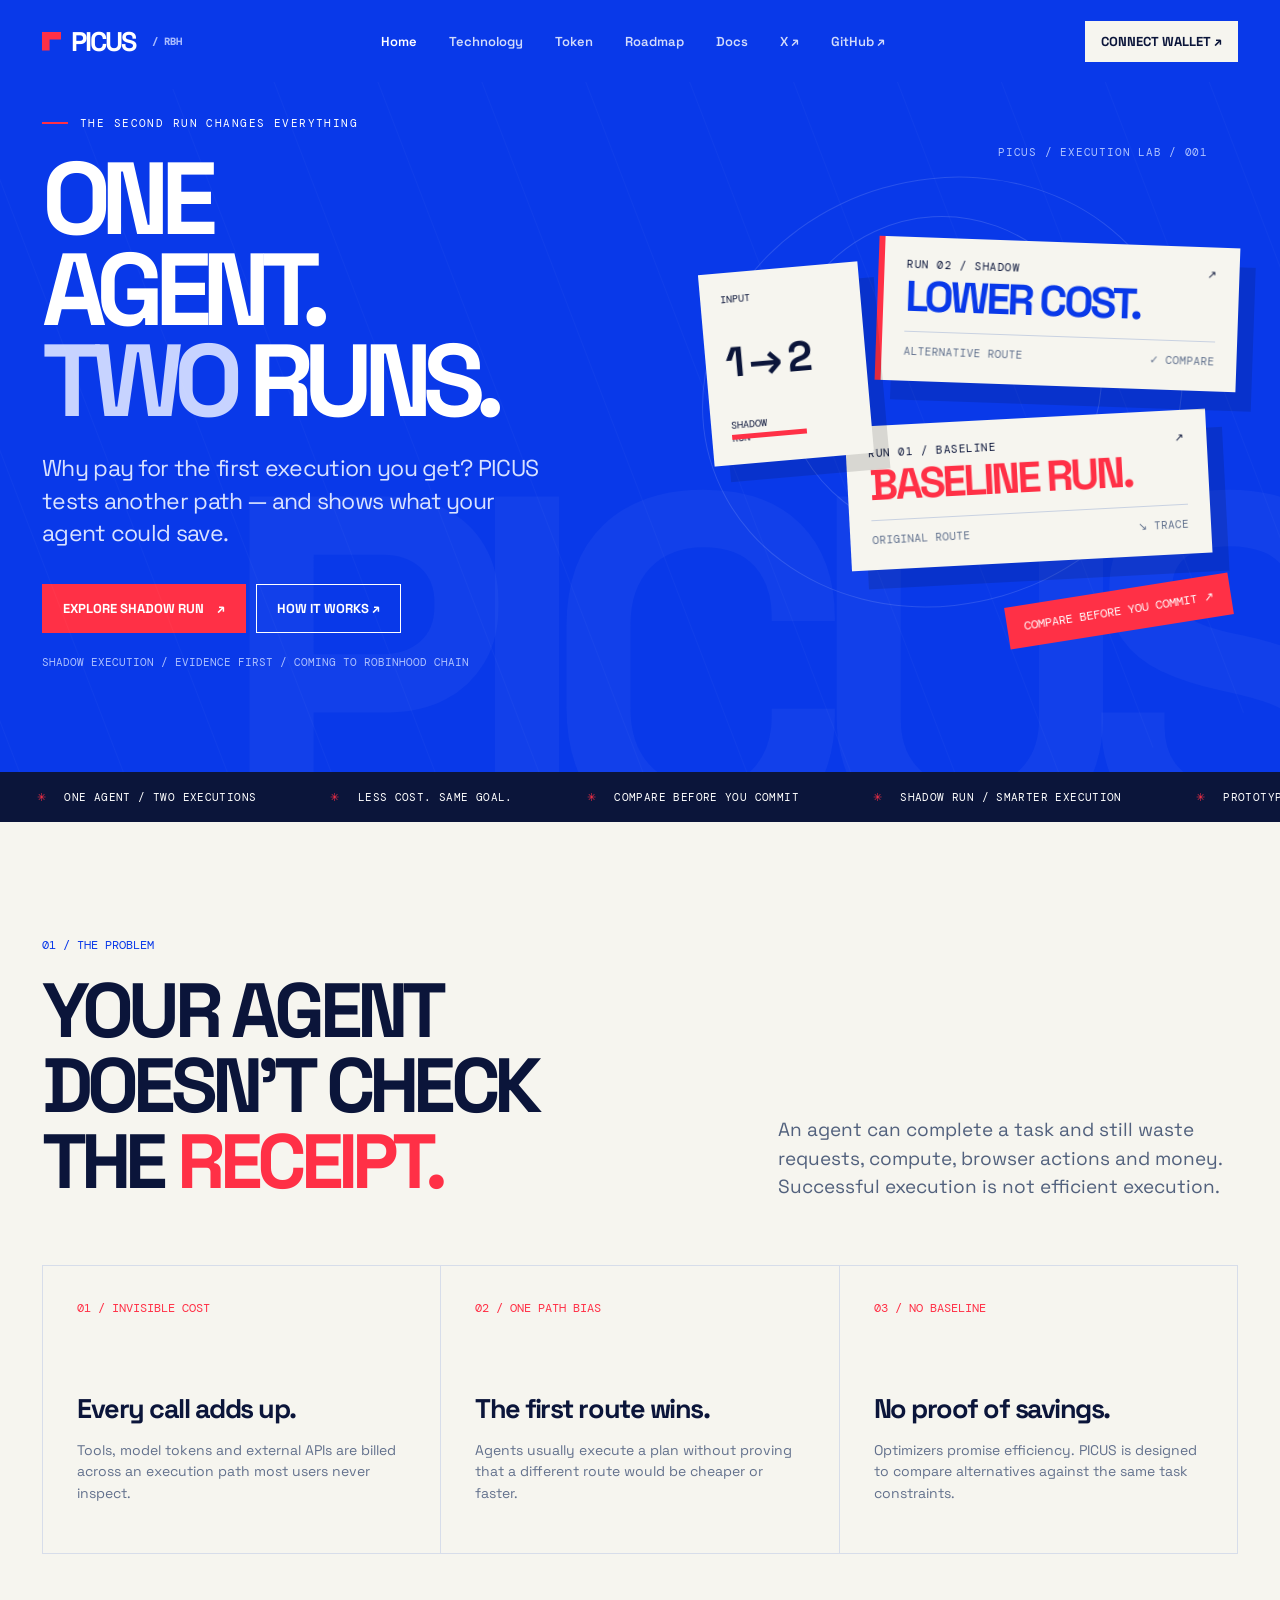
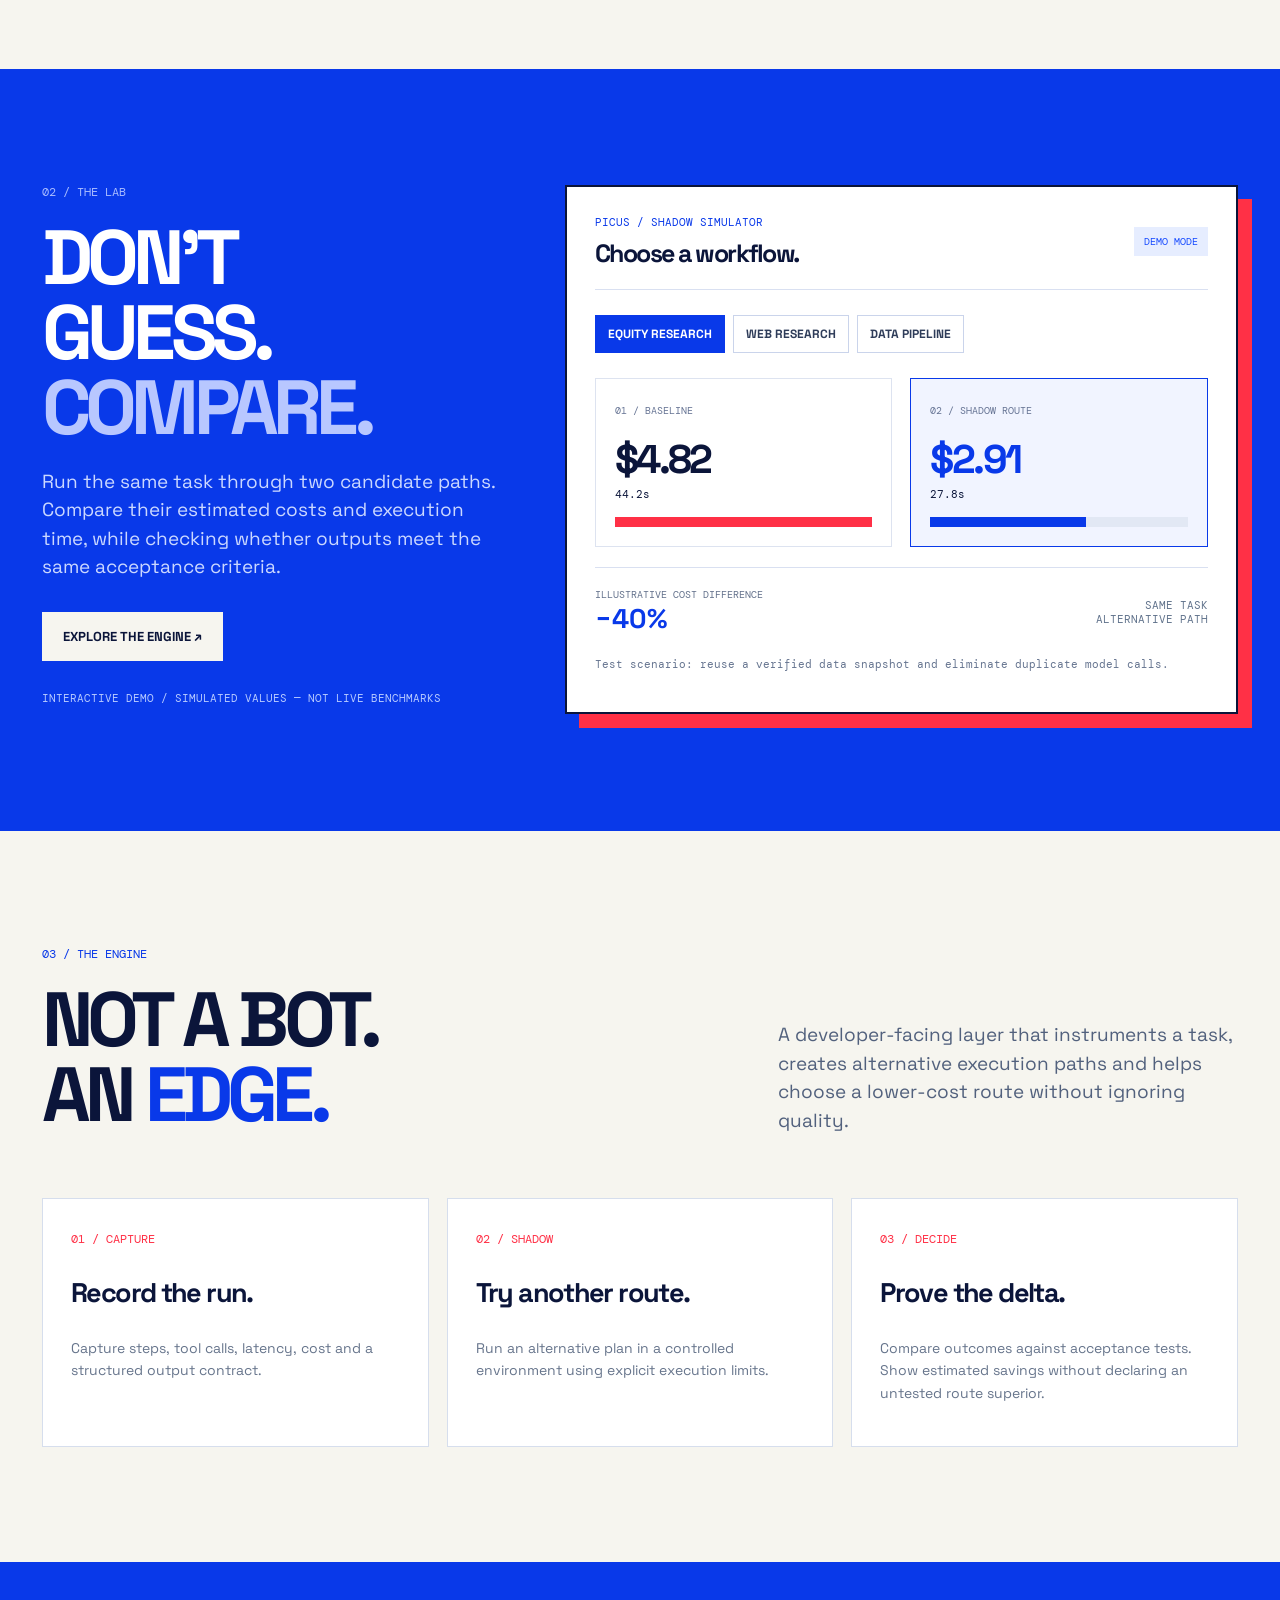
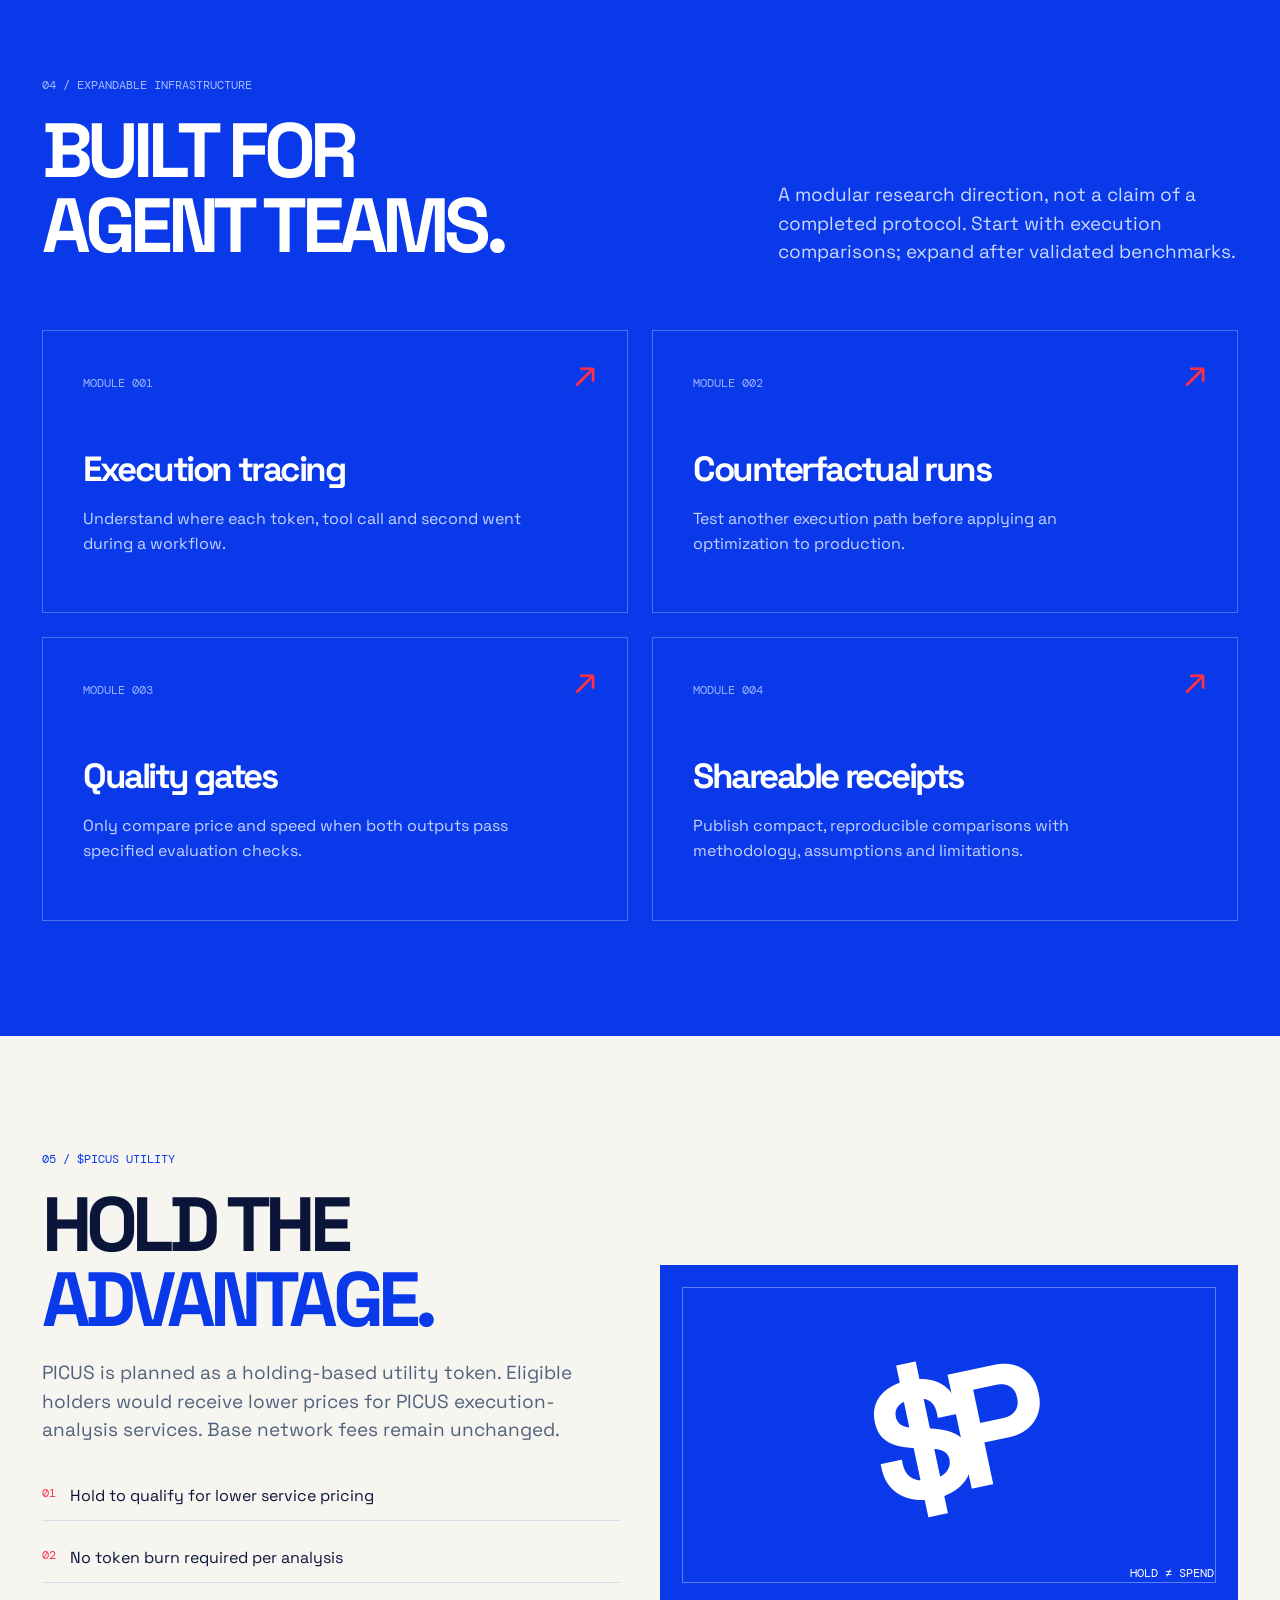
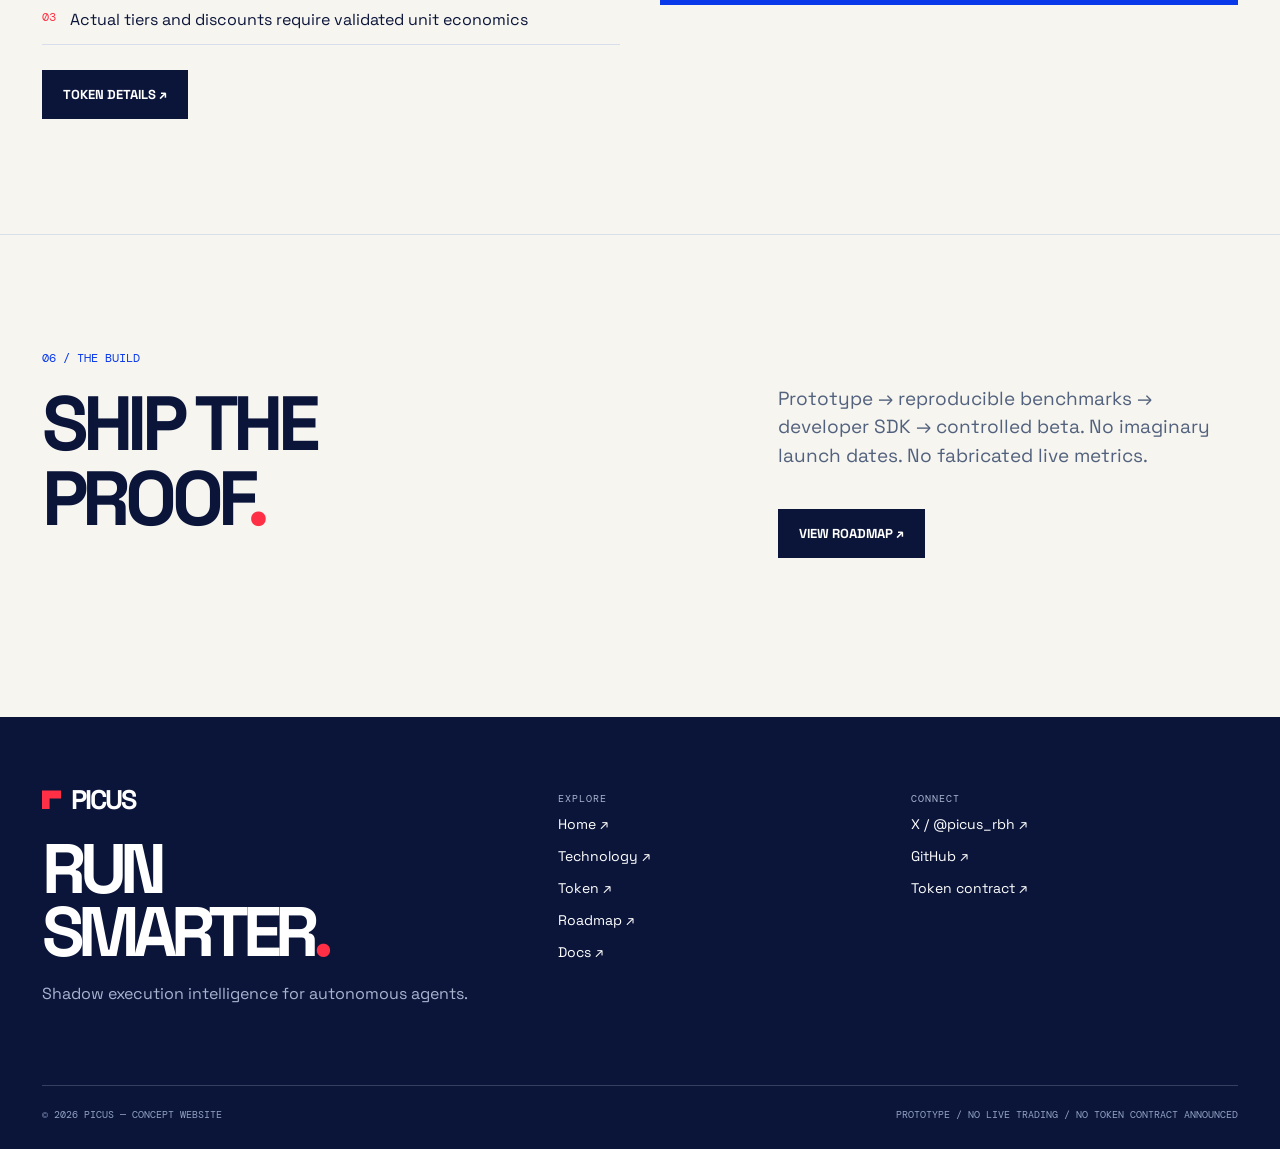
<file: site/index.html>
<!DOCTYPE html><html lang="en"><head><meta charset="utf-8"><meta name="viewport" content="width=device-width,initial-scale=1"><meta name="theme-color" content="#0939e9"><meta name="description" content="PICUS Shadow Run compares autonomous agent executions before you commit time and money. One agent. Two executions. Better decisions."><title>PICUS — Make every agent run count.</title><link rel="stylesheet" href="assets/styles.css"><link rel="icon" href="assets/mascot.svg" type="image/svg+xml"></head><body><div id="header"></div><main><section class="hero"><div class="shell hero-grid"><div><div class="eyebrow">THE SECOND RUN CHANGES EVERYTHING</div><h1>ONE<br>AGENT.<br><em>TWO</em> RUNS.</h1><p>Why pay for the first execution you get? PICUS tests another path — and shows what your agent could save.</p><div class="hero-actions"><a href="#live-demo" class="btn btn-red">EXPLORE SHADOW RUN <span>↗</span></a><a href="technology.html" class="btn btn-outline">HOW IT WORKS ↗</a></div><div class="hero-note">SHADOW EXECUTION / EVIDENCE FIRST / COMING TO ROBINHOOD CHAIN</div></div><div class="stage" aria-label="Animated comparison between original and alternative agent executions"><div class="stage-top">PICUS / EXECUTION LAB / 001</div><div class="orb"></div><div class="split-core"><small>INPUT</small><b>1 → 2</b><small>SHADOW<br>RUN</small></div><div class="compare-card a"><div class="card-top"><span>RUN 02 / SHADOW</span><span>↗</span></div><strong>LOWER COST.</strong><div class="foot"><span>ALTERNATIVE ROUTE</span><span>✓ COMPARE</span></div></div><div class="compare-card b"><div class="card-top"><span>RUN 01 / BASELINE</span><span>↗</span></div><strong>BASELINE RUN.</strong><div class="foot"><span>ORIGINAL ROUTE</span><span>↘ TRACE</span></div></div><div class="stamp">COMPARE BEFORE YOU COMMIT ↗</div></div></div></section><div class="ticker-strip" aria-label="PICUS: One agent, two executions. Less cost, same goal."><div class="ticker-track"><div class="ticker-group"><span>ONE AGENT / TWO EXECUTIONS</span><span>LESS COST. SAME GOAL.</span><span>COMPARE BEFORE YOU COMMIT</span><span>SHADOW RUN / SMARTER EXECUTION</span><span>PROTOTYPE — SIMULATED RESULTS</span></div><div class="ticker-group" aria-hidden="true"><span>ONE AGENT / TWO EXECUTIONS</span><span>LESS COST. SAME GOAL.</span><span>COMPARE BEFORE YOU COMMIT</span><span>SHADOW RUN / SMARTER EXECUTION</span><span>PROTOTYPE — SIMULATED RESULTS</span></div></div></div><section class="section" id="why"><div class="shell"><div class="section-head reveal"><div><div class="section-kicker">01 / THE PROBLEM</div><h2 class="section-title">YOUR AGENT<br>DOESN'T CHECK<br>THE <span style="color:var(--red)">RECEIPT.</span></h2></div><p class="section-lead">An agent can complete a task and still waste requests, compute, browser actions and money. Successful execution is not efficient execution.</p></div><div class="grid3"><article class="tile reveal"><div class="num">01 / INVISIBLE COST</div><h3>Every call adds up.</h3><p>Tools, model tokens and external APIs are billed across an execution path most users never inspect.</p></article><article class="tile reveal"><div class="num">02 / ONE PATH BIAS</div><h3>The first route wins.</h3><p>Agents usually execute a plan without proving that a different route would be cheaper or faster.</p></article><article class="tile reveal"><div class="num">03 / NO BASELINE</div><h3>No proof of savings.</h3><p>Optimizers promise efficiency. PICUS is designed to compare alternatives against the same task constraints.</p></article></div></div></section><section class="section blue-section" id="live-demo"><div class="shell demo"><div class="reveal"><div class="section-kicker">02 / THE LAB</div><h2 class="section-title">DON'T<br>GUESS.<br><span style="color:#b8c7ff">COMPARE.</span></h2><p class="section-lead">Run the same task through two candidate paths. Compare their estimated costs and execution time, while checking whether outputs meet the same acceptance criteria.</p><div style="margin-top:30px"><a href="technology.html" class="btn btn-light">EXPLORE THE ENGINE ↗</a></div><p style="font:11px var(--mono);color:#b7caff;margin-top:30px">INTERACTIVE DEMO / SIMULATED VALUES — NOT LIVE BENCHMARKS</p></div><div class="demo-panel reveal"><div class="demo-bar"><div><div class="tiny" style="color:var(--blue)">PICUS / SHADOW SIMULATOR</div><h3 style="font-size:25px;letter-spacing:-.06em;margin:8px 0 0">Choose a workflow.</h3></div><div class="test-pill">DEMO MODE</div></div><div class="scenario-tabs"><button data-scenario="research">EQUITY RESEARCH</button><button data-scenario="browse">WEB RESEARCH</button><button data-scenario="data">DATA PIPELINE</button></div><div class="meters"><div class="meter-card"><span>01 / BASELINE</span><strong id="baseCost">$4.82</strong><div id="baseTime" class="tiny">44.2s</div><div class="bartrack"><div class="barfill" id="baseBar"></div></div></div><div class="meter-card optimized"><span>02 / SHADOW ROUTE</span><strong id="optCost">$2.91</strong><div id="optTime" class="tiny">27.8s</div><div class="bartrack"><div class="barfill" id="optBar"></div></div></div></div><div class="result-line"><div><div class="result-label">ILLUSTRATIVE COST DIFFERENCE</div><strong id="savePct">−40%</strong></div><div style="font:11px var(--mono);color:#61738c;text-align:right">SAME TASK<br>ALTERNATIVE PATH</div></div><p id="demoNote" style="font:11px/1.6 var(--mono);color:#667590;margin-top:20px"></p></div></div></section><section class="section"><div class="shell"><div class="section-head reveal"><div><div class="section-kicker">03 / THE ENGINE</div><h2 class="section-title">NOT A BOT.<br>AN <span style="color:var(--blue)">EDGE.</span></h2></div><p class="section-lead">A developer-facing layer that instruments a task, creates alternative execution paths and helps choose a lower-cost route without ignoring quality.</p></div><div class="steps"><article class="step reveal"><b>01 / CAPTURE</b><h3>Record the run.</h3><p>Capture steps, tool calls, latency, cost and a structured output contract.</p></article><article class="step reveal"><b>02 / SHADOW</b><h3>Try another route.</h3><p>Run an alternative plan in a controlled environment using explicit execution limits.</p></article><article class="step reveal"><b>03 / DECIDE</b><h3>Prove the delta.</h3><p>Compare outcomes against acceptance tests. Show estimated savings without declaring an untested route superior.</p></article></div></div></section><section class="section blue-section"><div class="shell"><div class="section-head reveal"><div><div class="section-kicker">04 / EXPANDABLE INFRASTRUCTURE</div><h2 class="section-title">BUILT FOR<br>AGENT TEAMS.</h2></div><p class="section-lead">A modular research direction, not a claim of a completed protocol. Start with execution comparisons; expand after validated benchmarks.</p></div><div class="use-grid"><div class="feature-card reveal"><span class="index">MODULE 001</span><h3>Execution tracing</h3><p>Understand where each token, tool call and second went during a workflow.</p></div><div class="feature-card reveal"><span class="index">MODULE 002</span><h3>Counterfactual runs</h3><p>Test another execution path before applying an optimization to production.</p></div><div class="feature-card reveal"><span class="index">MODULE 003</span><h3>Quality gates</h3><p>Only compare price and speed when both outputs pass specified evaluation checks.</p></div><div class="feature-card reveal"><span class="index">MODULE 004</span><h3>Shareable receipts</h3><p>Publish compact, reproducible comparisons with methodology, assumptions and limitations.</p></div></div></div></section><section class="section"><div class="shell token-block"><div class="reveal"><div class="section-kicker">05 / $PICUS UTILITY</div><h2 class="section-title">HOLD THE<br><span style="color:var(--blue)">ADVANTAGE.</span></h2><p class="section-lead">PICUS is planned as a holding-based utility token. Eligible holders would receive lower prices for PICUS execution-analysis services. Base network fees remain unchanged.</p><div class="token-points"><div class="token-point"><b>01</b><span>Hold to qualify for lower service pricing</span></div><div class="token-point"><b>02</b><span>No token burn required per analysis</span></div><div class="token-point"><b>03</b><span>Actual tiers and discounts require validated unit economics</span></div></div><a href="token.html" class="btn btn-dark" style="margin-top:25px">TOKEN DETAILS ↗</a></div><div class="token-graphic reveal"><b>$P</b></div></div></section><section class="section" style="border-top:1px solid #d9e0ed"><div class="shell section-head reveal"><div><div class="section-kicker">06 / THE BUILD</div><h2 class="section-title">SHIP THE<br>PROOF<span style="color:var(--red)">.</span></h2></div><div><p class="section-lead">Prototype → reproducible benchmarks → developer SDK → controlled beta. No imaginary launch dates. No fabricated live metrics.</p><a href="roadmap.html" class="btn btn-dark" style="margin-top:20px">VIEW ROADMAP ↗</a></div></div></section></main><div id="footer"></div><script src="assets/site.js"></script></body></html>
</file>
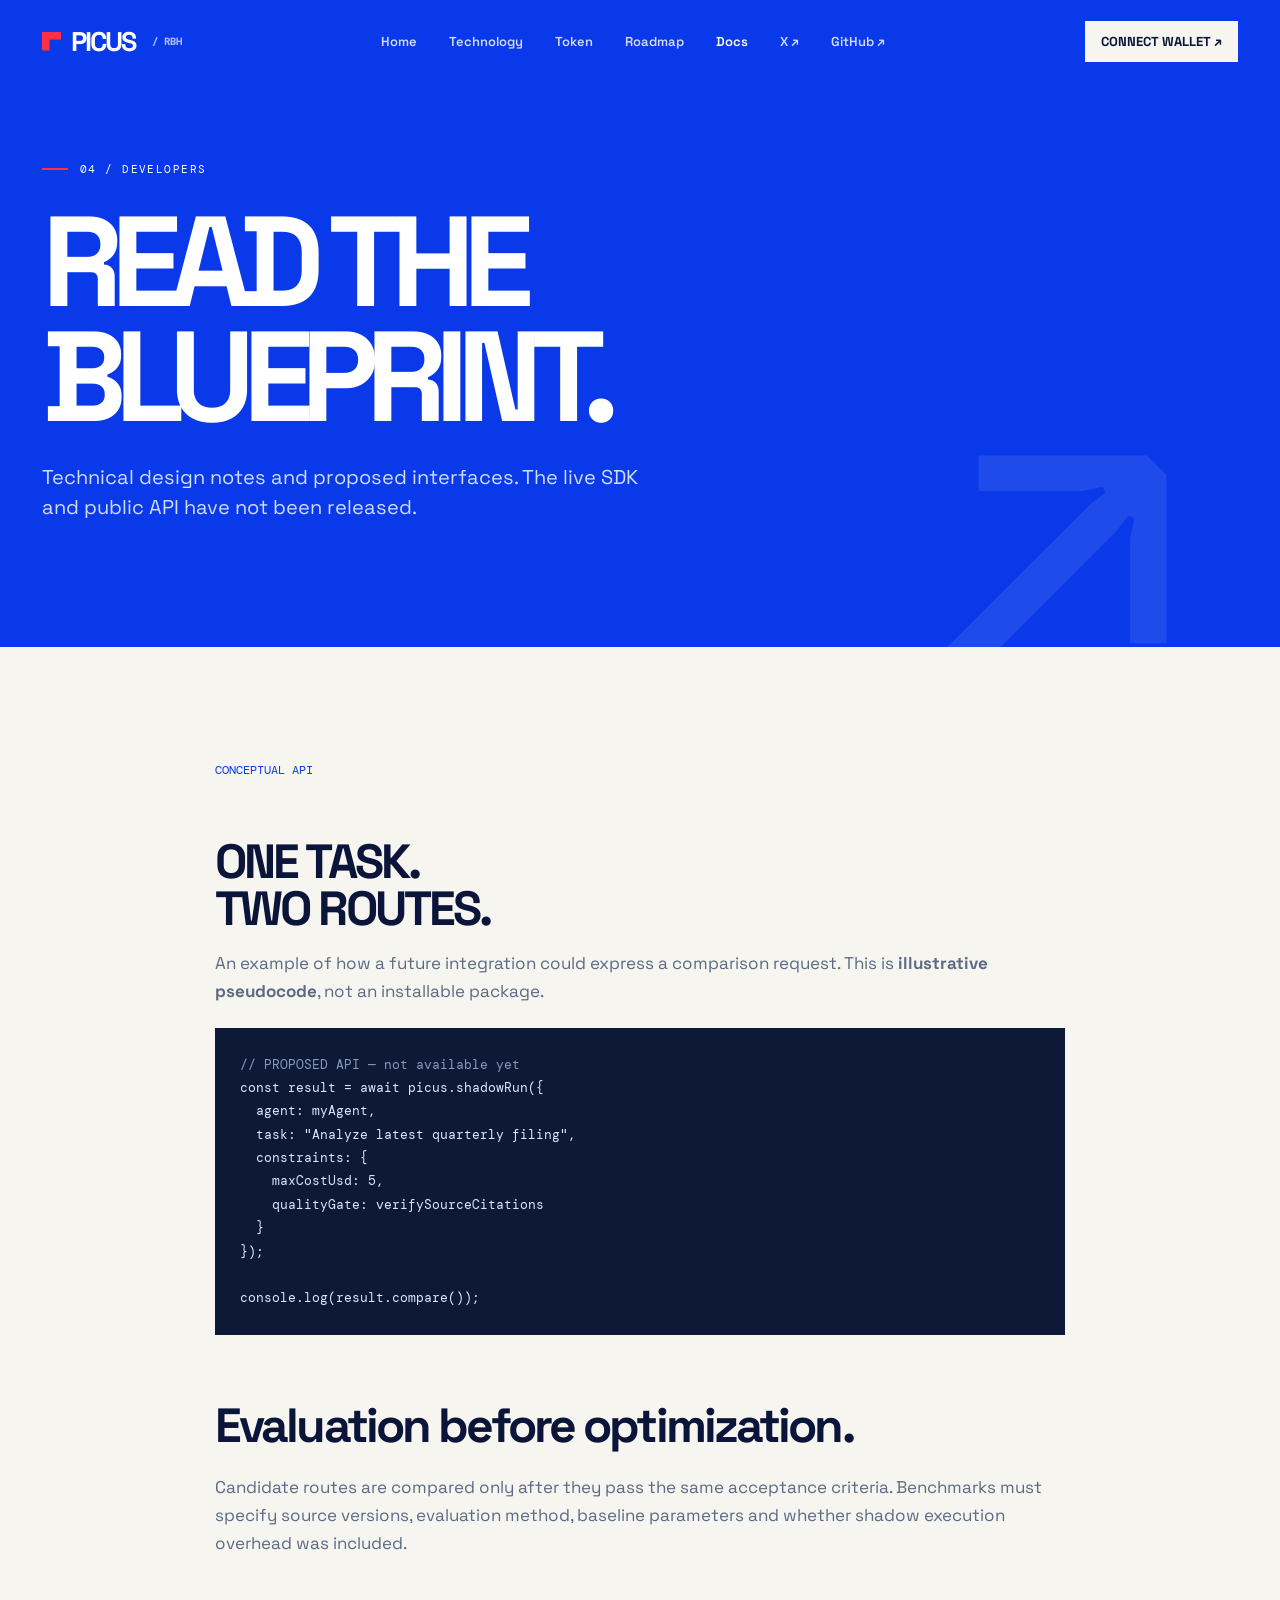
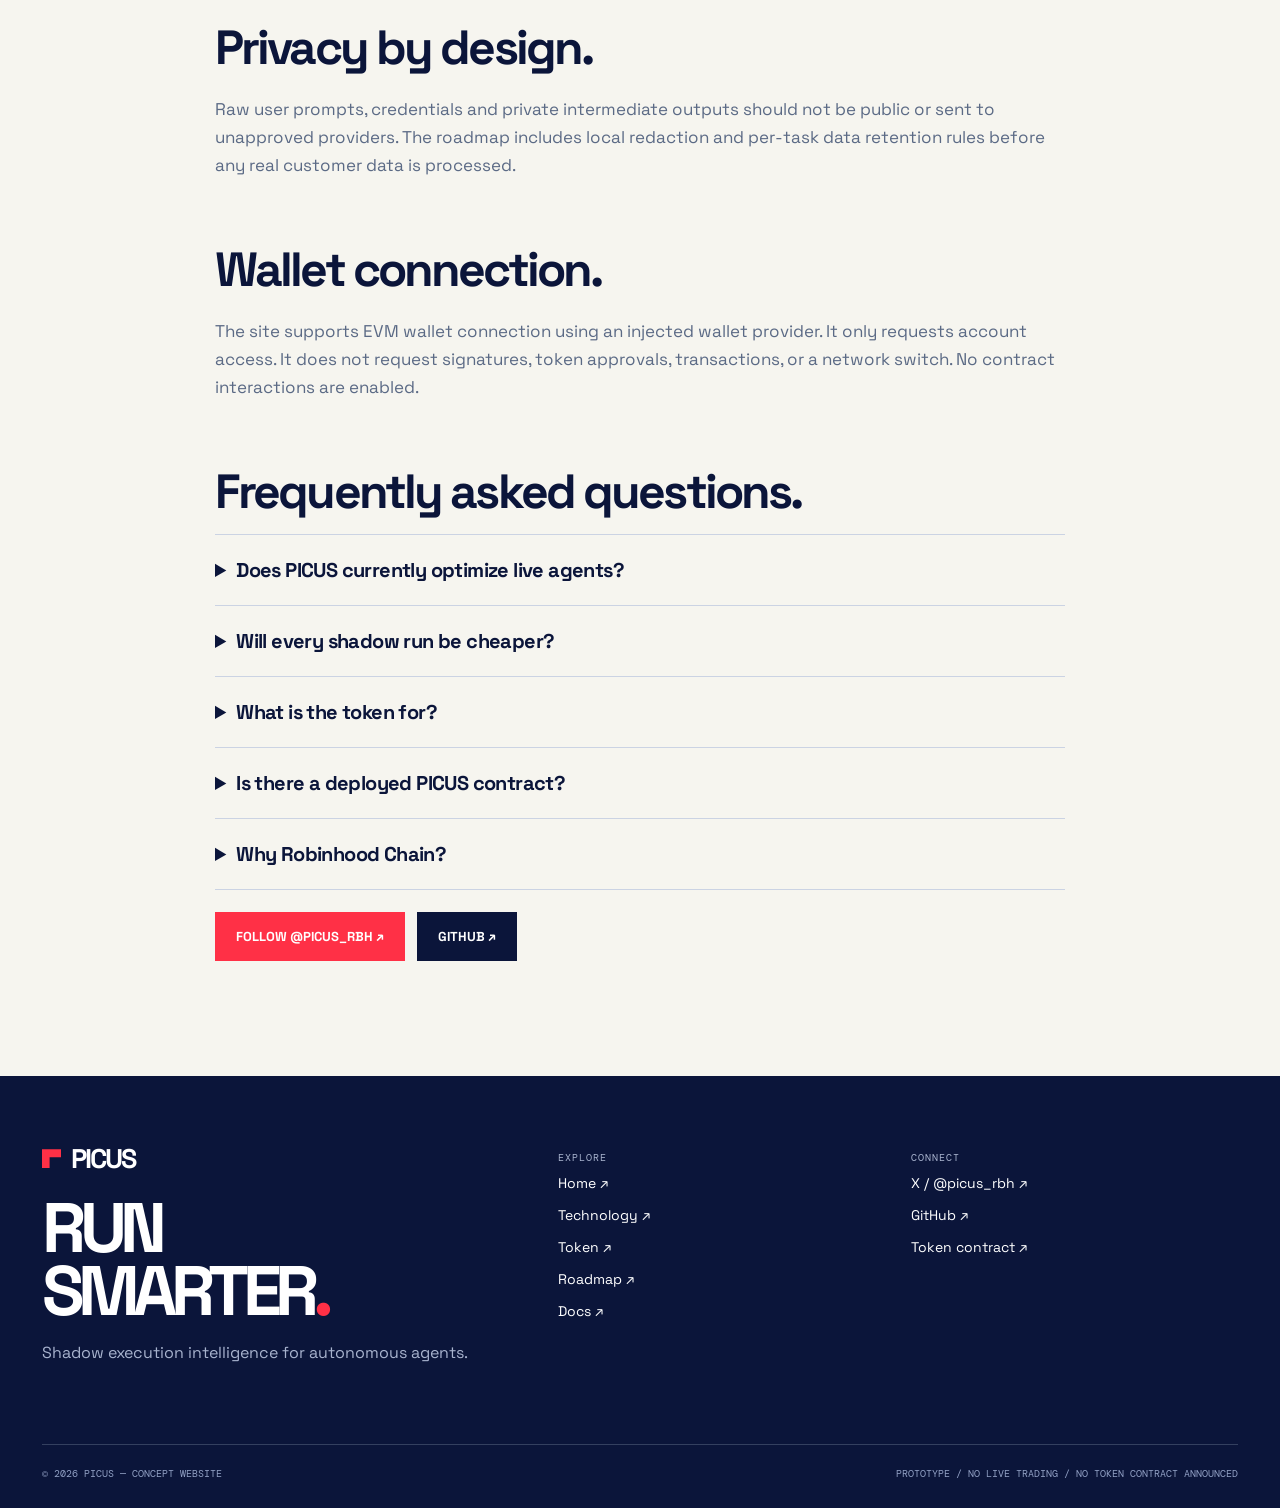
<file: site/docs.html>
<!DOCTYPE html><html lang="en"><head><meta charset="utf-8"><meta name="viewport" content="width=device-width,initial-scale=1"><meta name="theme-color" content="#0939e9"><meta name="description" content="PICUS concept design notes, shadow execution API and FAQs."><title>Docs — PICUS</title><link rel="stylesheet" href="assets/styles.css"></head><body><div id="header"></div><main><section class="page-intro"><div class="shell"><div class="eyebrow">04 / DEVELOPERS</div><h1>READ THE<br>BLUEPRINT.</h1><p>Technical design notes and proposed interfaces. The live SDK and public API have not been released.</p></div></section><section class="section"><div class="shell content-block"><div class="section-kicker">CONCEPTUAL API</div><h2 class="section-title">ONE TASK.<br>TWO ROUTES.</h2><p>An example of how a future integration could express a comparison request. This is <strong>illustrative pseudocode</strong>, not an installable package.</p><div class="codebox"><span class="comment">// PROPOSED API — not available yet</span><br>const result = await picus.shadowRun({<br>&nbsp;&nbsp;agent: myAgent,<br>&nbsp;&nbsp;task: "Analyze latest quarterly filing",<br>&nbsp;&nbsp;constraints: {<br>&nbsp;&nbsp;&nbsp;&nbsp;maxCostUsd: 5,<br>&nbsp;&nbsp;&nbsp;&nbsp;qualityGate: verifySourceCitations<br>&nbsp;&nbsp;}<br>});<br><br>console.log(result.compare());</div><h2>Evaluation before optimization.</h2><p>Candidate routes are compared only after they pass the same acceptance criteria. Benchmarks must specify source versions, evaluation method, baseline parameters and whether shadow execution overhead was included.</p><h2>Privacy by design.</h2><p>Raw user prompts, credentials and private intermediate outputs should not be public or sent to unapproved providers. The roadmap includes local redaction and per-task data retention rules before any real customer data is processed.</p><h2>Wallet connection.</h2><p>The site supports EVM wallet connection using an injected wallet provider. It only requests account access. It does not request signatures, token approvals, transactions, or a network switch. No contract interactions are enabled.</p><h2>Frequently asked questions.</h2><div class="faq"><details><summary>Does PICUS currently optimize live agents?</summary><p>Not yet. This website is a product concept and interactive presentation; the simulator uses example data.</p></details><details><summary>Will every shadow run be cheaper?</summary><p>No. A second execution has its own expense. Savings depend on task structure and whether a reusable or less costly valid route can be found.</p></details><details><summary>What is the token for?</summary><p>Planned eligibility for lower PICUS service prices while holding PICUS. No tiers or tokenomics are finalized.</p></details><details><summary>Is there a deployed PICUS contract?</summary><p>No verified contract address has been supplied. The site deliberately does not display one.</p></details><details><summary>Why Robinhood Chain?</summary><p>The long-term direction includes EVM-compatible token benefit verification, potentially on Robinhood Chain. The comparison engine itself works offchain.</p></details></div><div class="contact-row"><a href="https://x.com/picus_rbh" target="_blank" rel="noopener" class="btn btn-red">FOLLOW @PICUS_RBH ↗</a><a href="#" class="btn btn-dark gh-link">GITHUB ↗</a></div></div></section></main><div id="footer"></div><script src="assets/site.js"></script></body></html>
</file>
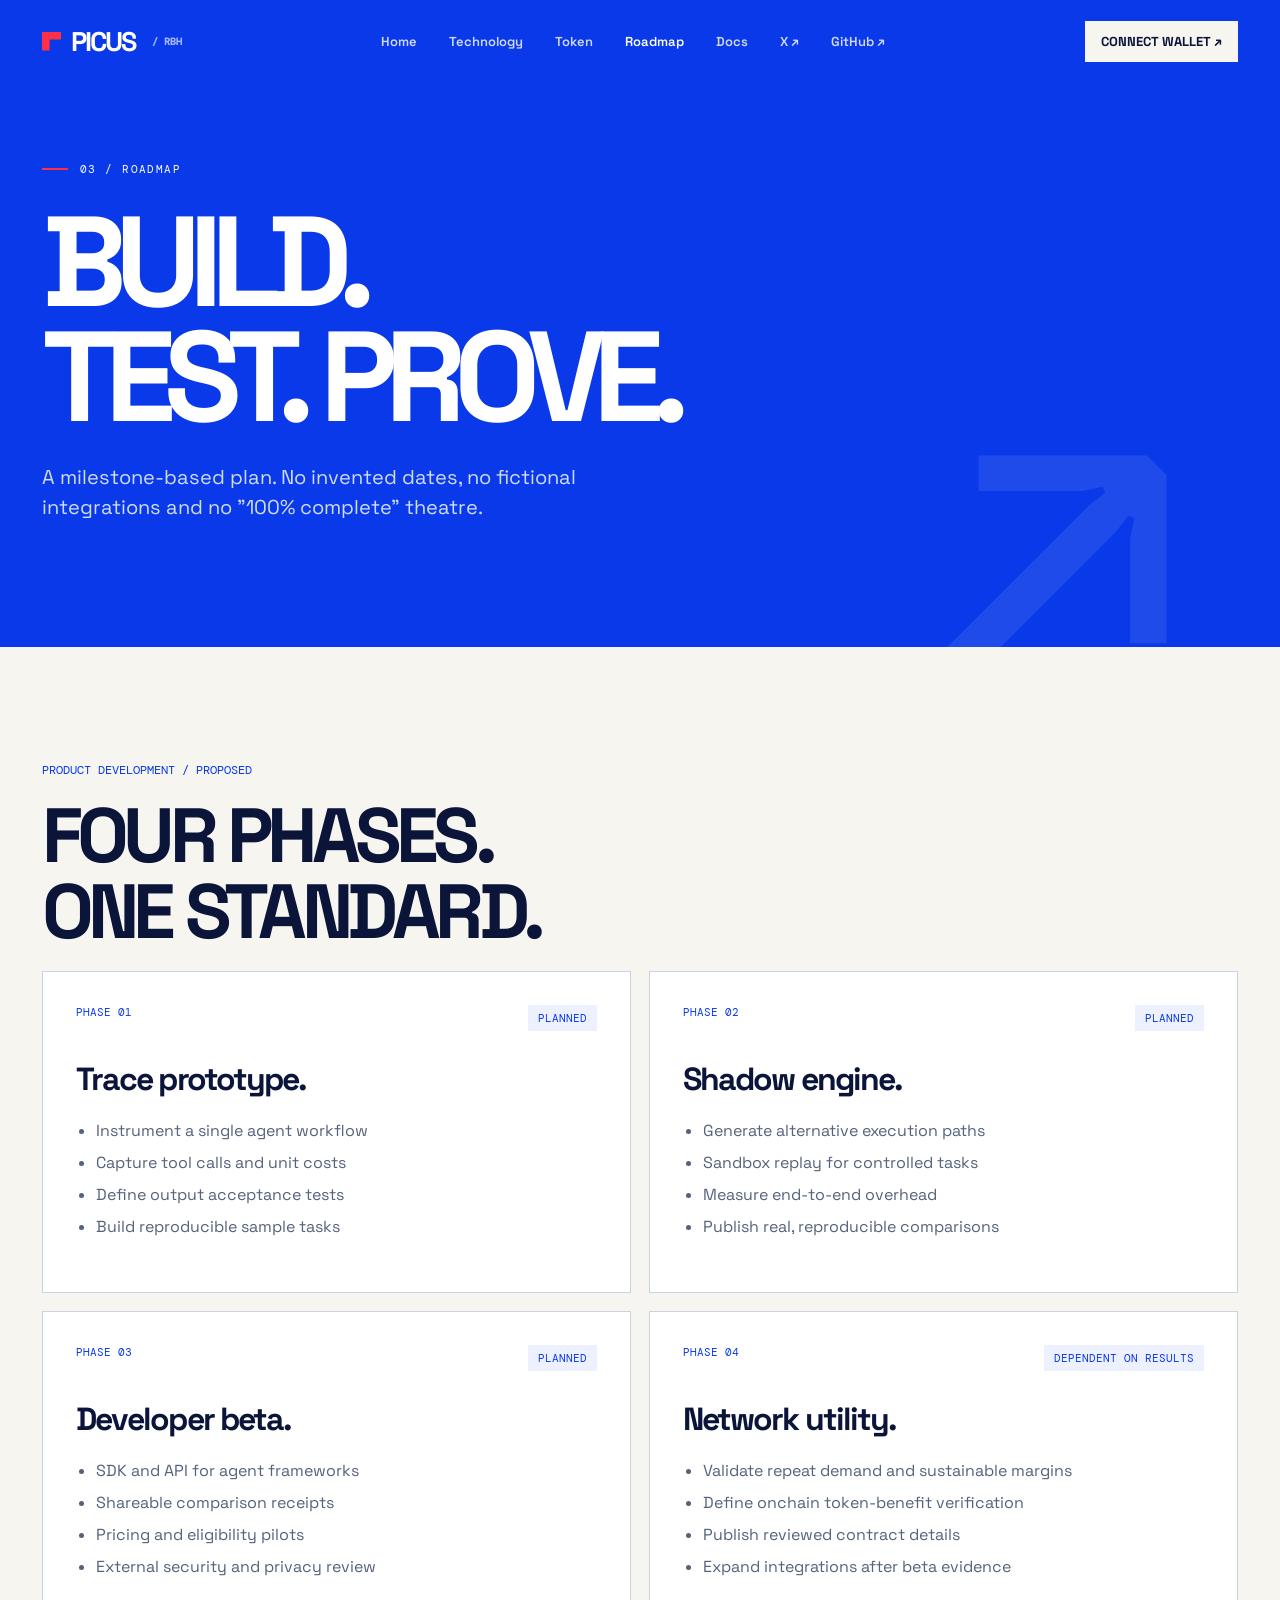
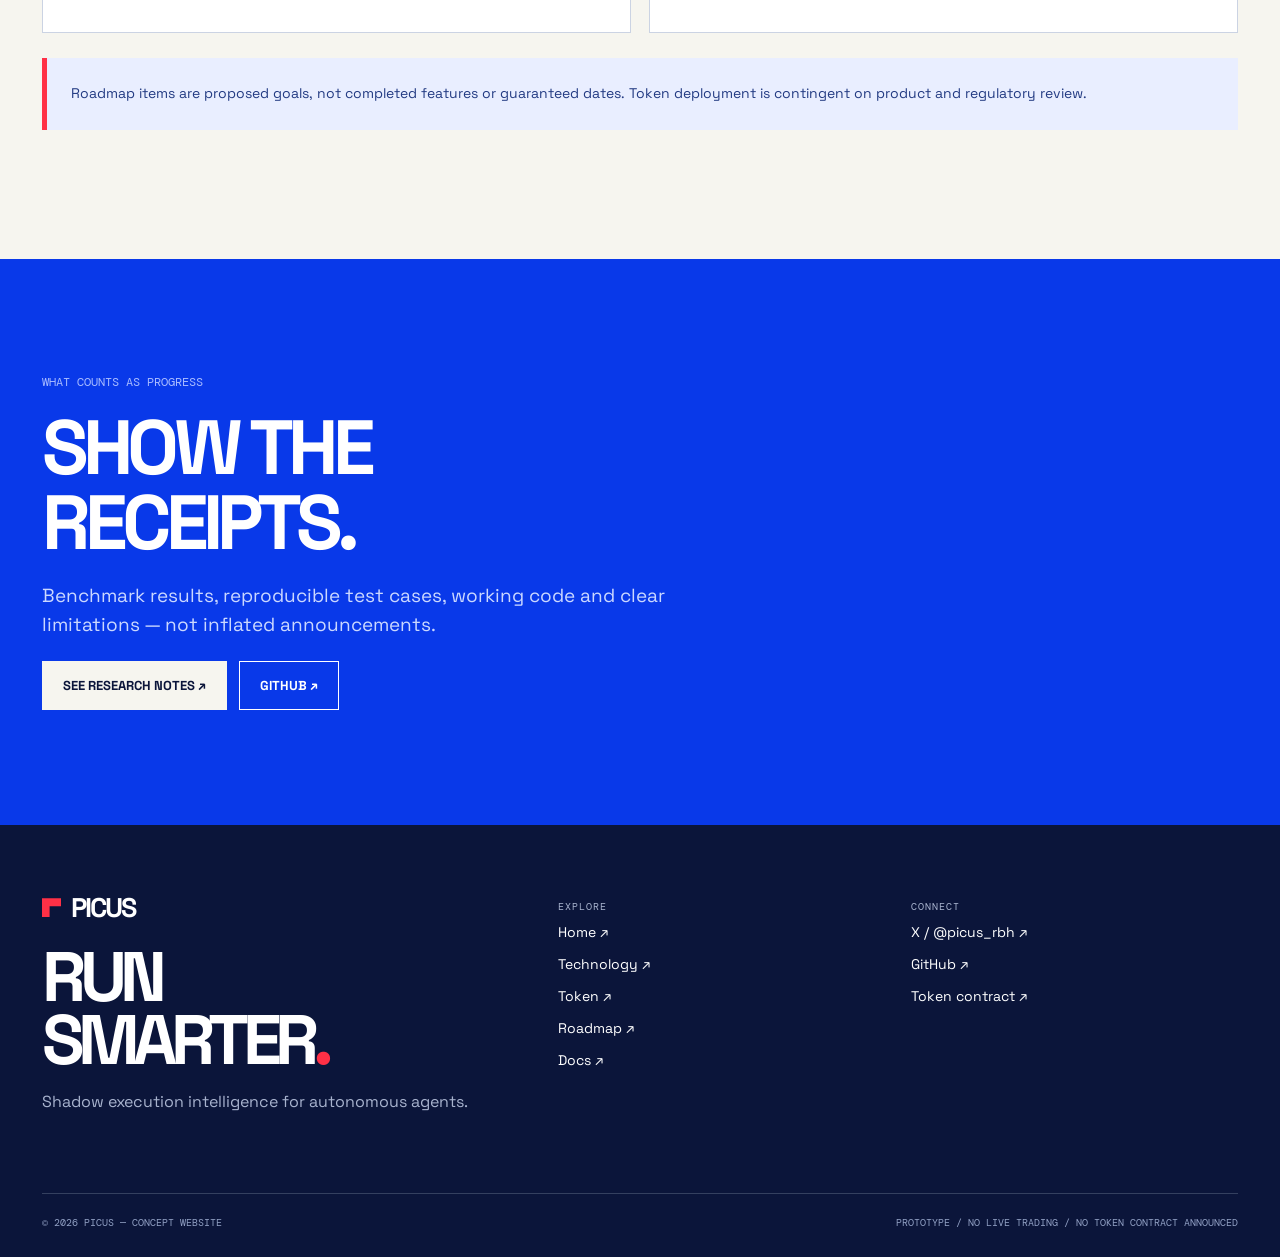
<file: site/roadmap.html>
<!DOCTYPE html><html lang="en"><head><meta charset="utf-8"><meta name="viewport" content="width=device-width,initial-scale=1"><meta name="theme-color" content="#0939e9"><meta name="description" content="PICUS proposed milestones, prototype, benchmark and beta roadmap."><title>Roadmap — PICUS</title><link rel="stylesheet" href="assets/styles.css"></head><body><div id="header"></div><main><section class="page-intro"><div class="shell"><div class="eyebrow">03 / ROADMAP</div><h1>BUILD.<br>TEST. PROVE.</h1><p>A milestone-based plan. No invented dates, no fictional integrations and no "100% complete" theatre.</p></div></section><section class="section"><div class="shell"><div class="section-kicker">PRODUCT DEVELOPMENT / PROPOSED</div><h2 class="section-title">FOUR PHASES.<br>ONE STANDARD.</h2><div class="roadmap"><div class="phase reveal"><div style="display:flex;justify-content:space-between"><span class="phase-label">PHASE 01</span><span class="status">PLANNED</span></div><h3>Trace prototype.</h3><ul><li>Instrument a single agent workflow</li><li>Capture tool calls and unit costs</li><li>Define output acceptance tests</li><li>Build reproducible sample tasks</li></ul></div><div class="phase reveal"><div style="display:flex;justify-content:space-between"><span class="phase-label">PHASE 02</span><span class="status">PLANNED</span></div><h3>Shadow engine.</h3><ul><li>Generate alternative execution paths</li><li>Sandbox replay for controlled tasks</li><li>Measure end-to-end overhead</li><li>Publish real, reproducible comparisons</li></ul></div><div class="phase reveal"><div style="display:flex;justify-content:space-between"><span class="phase-label">PHASE 03</span><span class="status">PLANNED</span></div><h3>Developer beta.</h3><ul><li>SDK and API for agent frameworks</li><li>Shareable comparison receipts</li><li>Pricing and eligibility pilots</li><li>External security and privacy review</li></ul></div><div class="phase reveal"><div style="display:flex;justify-content:space-between"><span class="phase-label">PHASE 04</span><span class="status">DEPENDENT ON RESULTS</span></div><h3>Network utility.</h3><ul><li>Validate repeat demand and sustainable margins</li><li>Define onchain token-benefit verification</li><li>Publish reviewed contract details</li><li>Expand integrations after beta evidence</li></ul></div></div><p class="notice" style="margin-top:25px">Roadmap items are proposed goals, not completed features or guaranteed dates. Token deployment is contingent on product and regulatory review.</p></div></section><section class="section blue-section"><div class="shell"><div class="section-kicker">WHAT COUNTS AS PROGRESS</div><h2 class="section-title">SHOW THE<br>RECEIPTS.</h2><p class="section-lead">Benchmark results, reproducible test cases, working code and clear limitations — not inflated announcements.</p><div class="contact-row"><a href="docs.html" class="btn btn-light">SEE RESEARCH NOTES ↗</a><a class="btn btn-outline gh-link" href="#">GITHUB ↗</a></div></div></section></main><div id="footer"></div><script src="assets/site.js"></script></body></html>
</file>
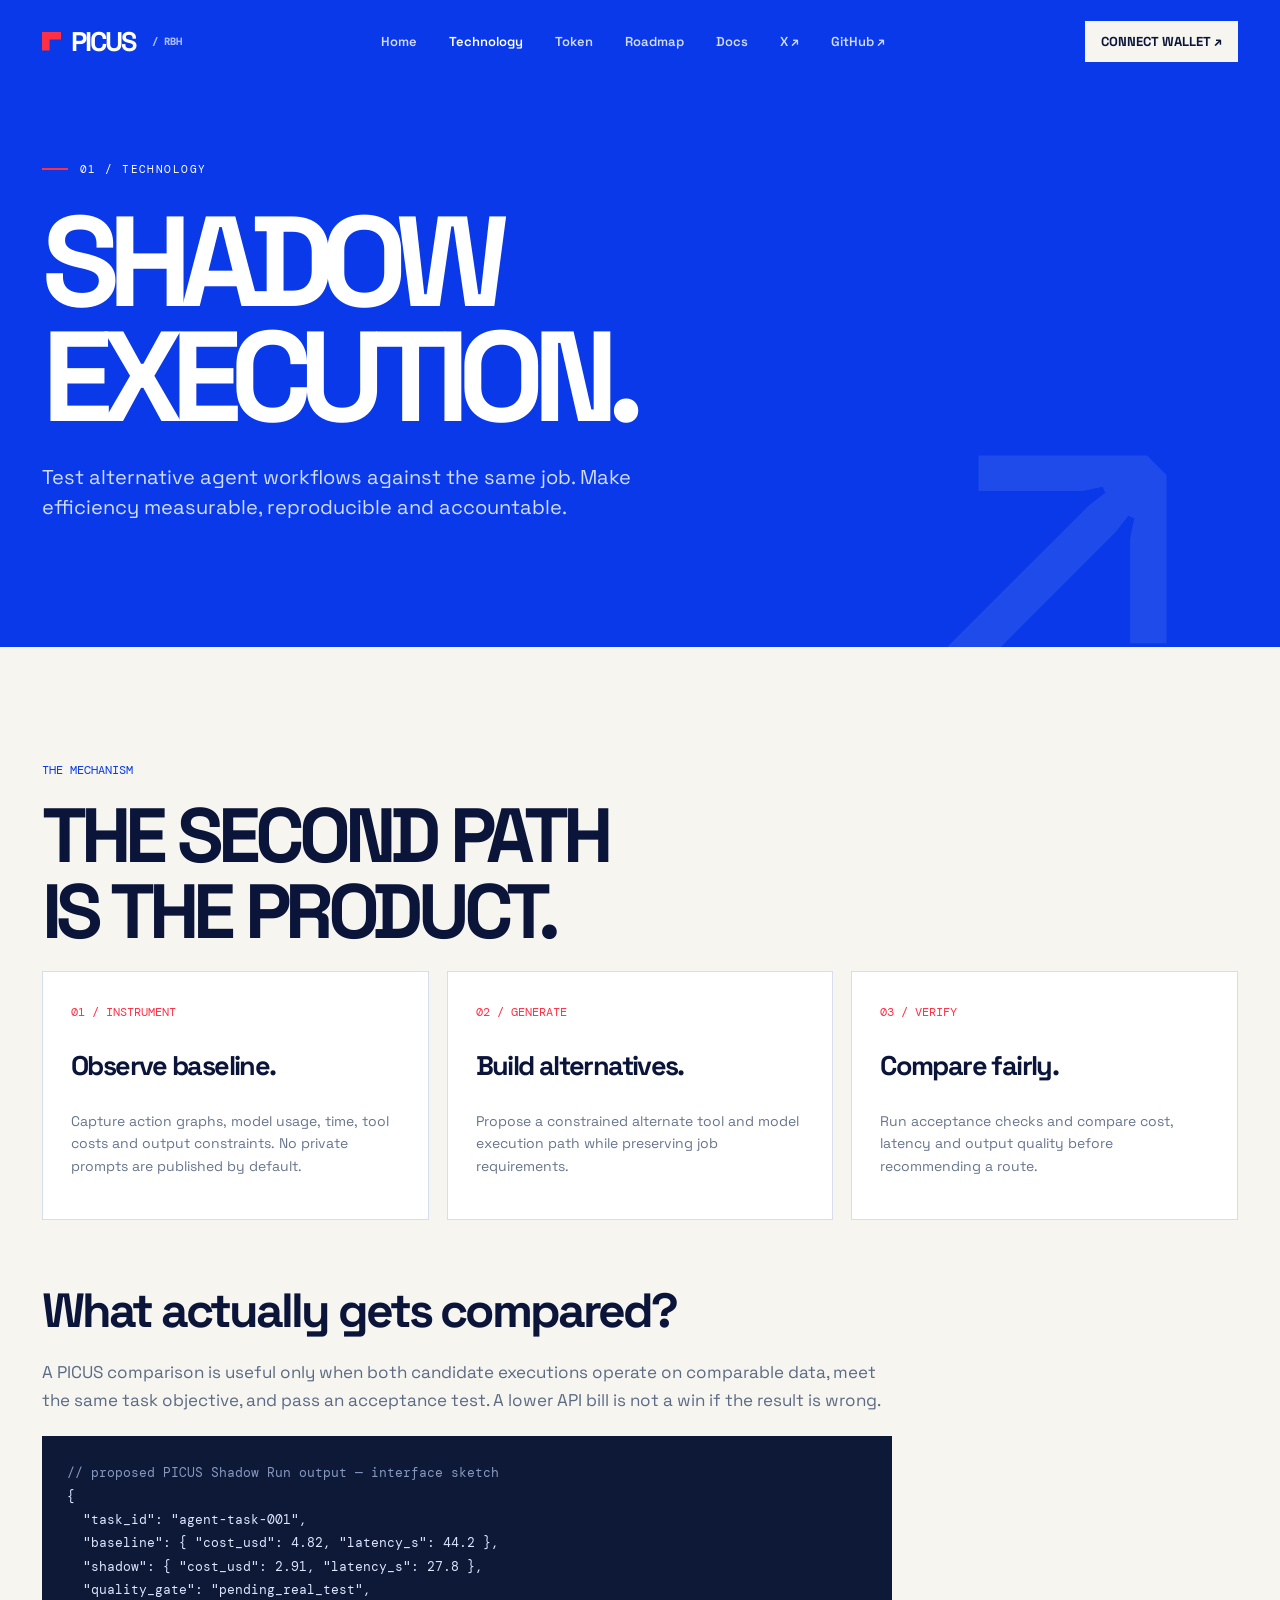
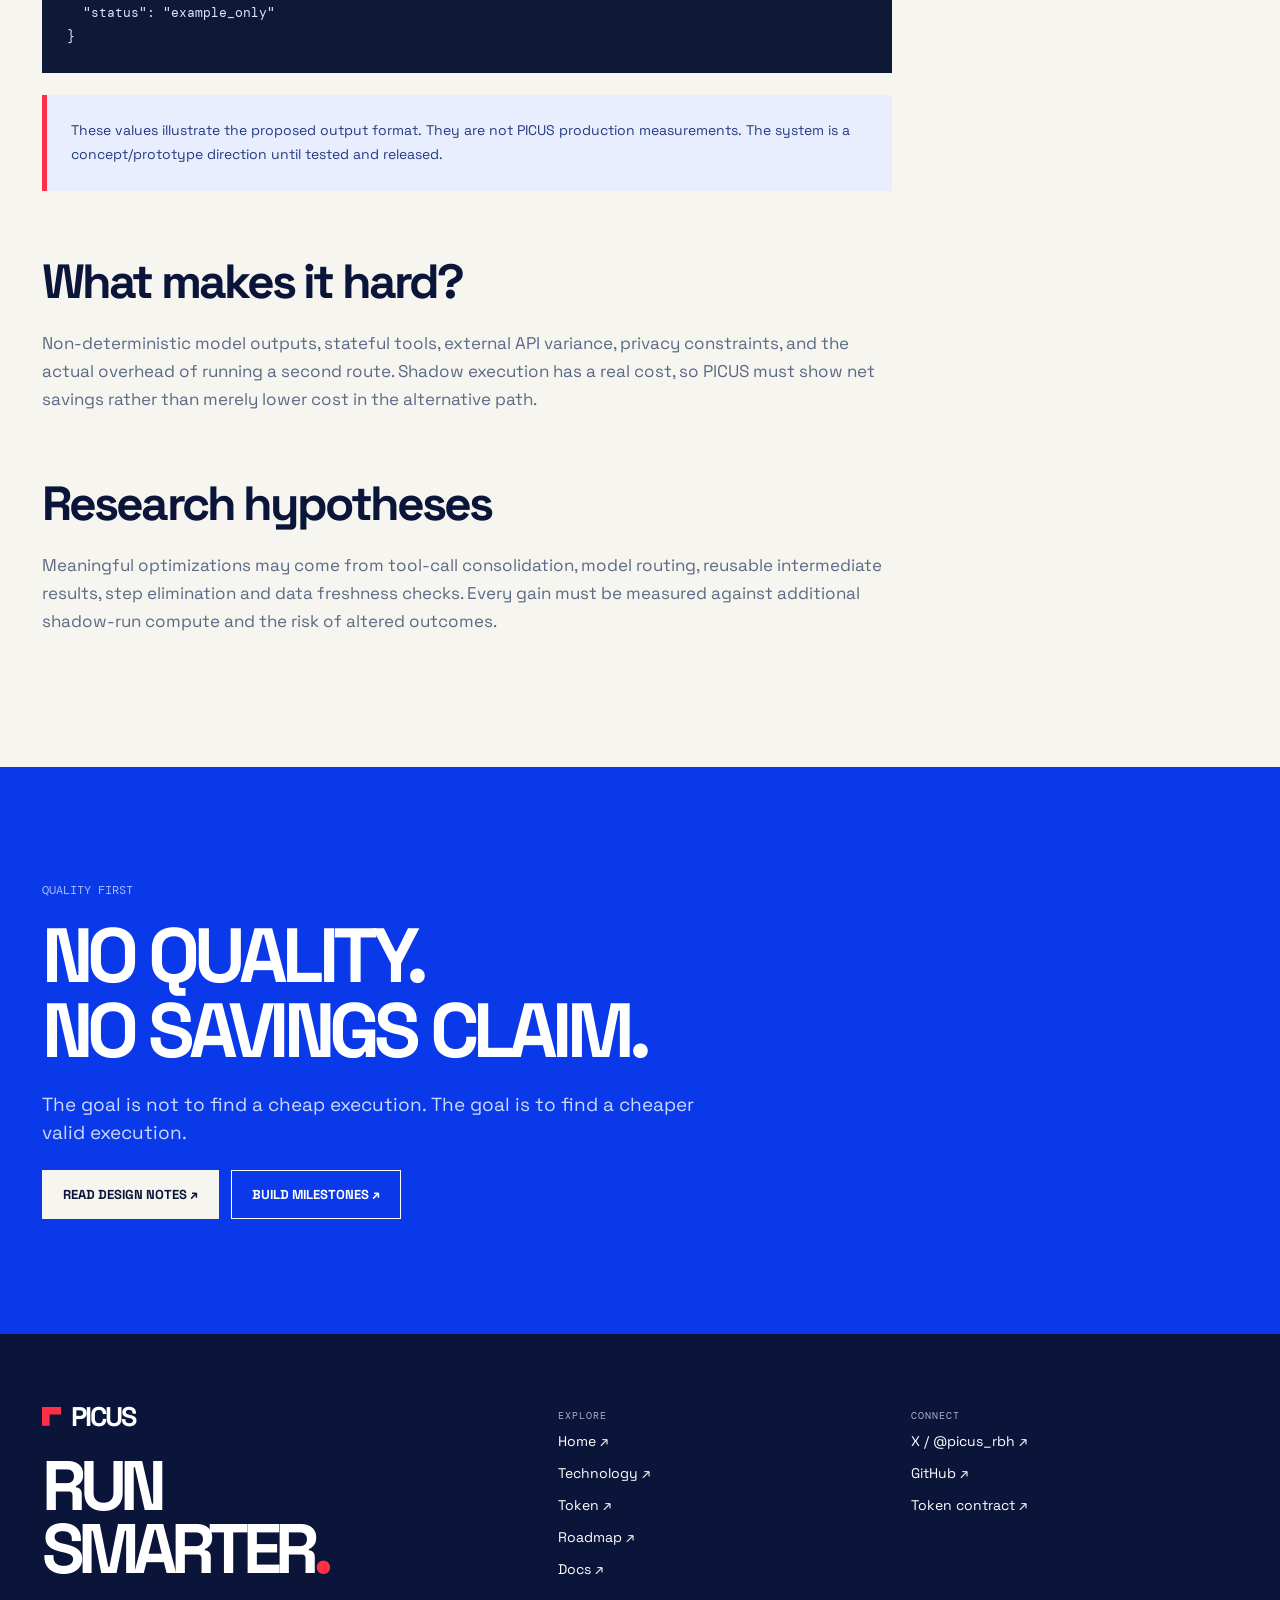
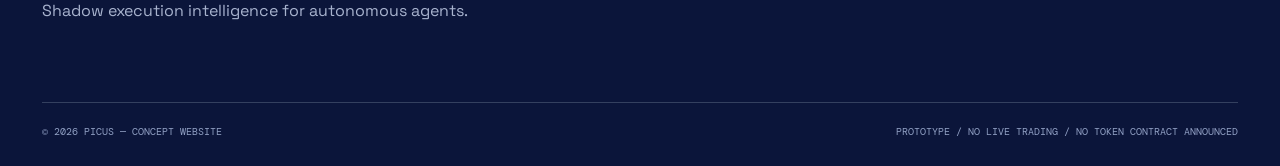
<file: site/technology.html>
<!DOCTYPE html><html lang="en"><head><meta charset="utf-8"><meta name="viewport" content="width=device-width,initial-scale=1"><meta name="theme-color" content="#0939e9"><meta name="description" content="PICUS Shadow Run technical architecture and quality controls."><title>Technology — PICUS</title><link rel="stylesheet" href="assets/styles.css"></head><body><div id="header"></div><main><section class="page-intro"><div class="shell"><div class="eyebrow">01 / TECHNOLOGY</div><h1>SHADOW<br>EXECUTION.</h1><p>Test alternative agent workflows against the same job. Make efficiency measurable, reproducible and accountable.</p></div></section><section class="section"><div class="shell"><div class="section-kicker">THE MECHANISM</div><h2 class="section-title">THE SECOND PATH<br>IS THE PRODUCT.</h2><div class="steps"><article class="step reveal"><b>01 / INSTRUMENT</b><h3>Observe baseline.</h3><p>Capture action graphs, model usage, time, tool costs and output constraints. No private prompts are published by default.</p></article><article class="step reveal"><b>02 / GENERATE</b><h3>Build alternatives.</h3><p>Propose a constrained alternate tool and model execution path while preserving job requirements.</p></article><article class="step reveal"><b>03 / VERIFY</b><h3>Compare fairly.</h3><p>Run acceptance checks and compare cost, latency and output quality before recommending a route.</p></article></div><div class="content-block"><h2>What actually gets compared?</h2><p>A PICUS comparison is useful only when both candidate executions operate on comparable data, meet the same task objective, and pass an acceptance test. A lower API bill is not a win if the result is wrong.</p><div class="codebox"><span class="comment">// proposed PICUS Shadow Run output — interface sketch</span><br>{<br>&nbsp;&nbsp;"task_id": "agent-task-001",<br>&nbsp;&nbsp;"baseline": { "cost_usd": 4.82, "latency_s": 44.2 },<br>&nbsp;&nbsp;"shadow": { "cost_usd": 2.91, "latency_s": 27.8 },<br>&nbsp;&nbsp;"quality_gate": "pending_real_test",<br>&nbsp;&nbsp;"status": "example_only"<br>}</div><div class="notice">These values illustrate the proposed output format. They are not PICUS production measurements. The system is a concept/prototype direction until tested and released.</div><h2>What makes it hard?</h2><p>Non-deterministic model outputs, stateful tools, external API variance, privacy constraints, and the actual overhead of running a second route. Shadow execution has a real cost, so PICUS must show net savings rather than merely lower cost in the alternative path.</p><h2>Research hypotheses</h2><p>Meaningful optimizations may come from tool-call consolidation, model routing, reusable intermediate results, step elimination and data freshness checks. Every gain must be measured against additional shadow-run compute and the risk of altered outcomes.</p></div></div></section><section class="section blue-section"><div class="shell"><div class="section-kicker">QUALITY FIRST</div><h2 class="section-title">NO QUALITY.<br>NO SAVINGS CLAIM.</h2><p class="section-lead">The goal is not to find a cheap execution. The goal is to find a cheaper valid execution.</p><div class="contact-row"><a href="docs.html" class="btn btn-light">READ DESIGN NOTES ↗</a><a href="roadmap.html" class="btn btn-outline">BUILD MILESTONES ↗</a></div></div></section></main><div id="footer"></div><script src="assets/site.js"></script></body></html>
</file>
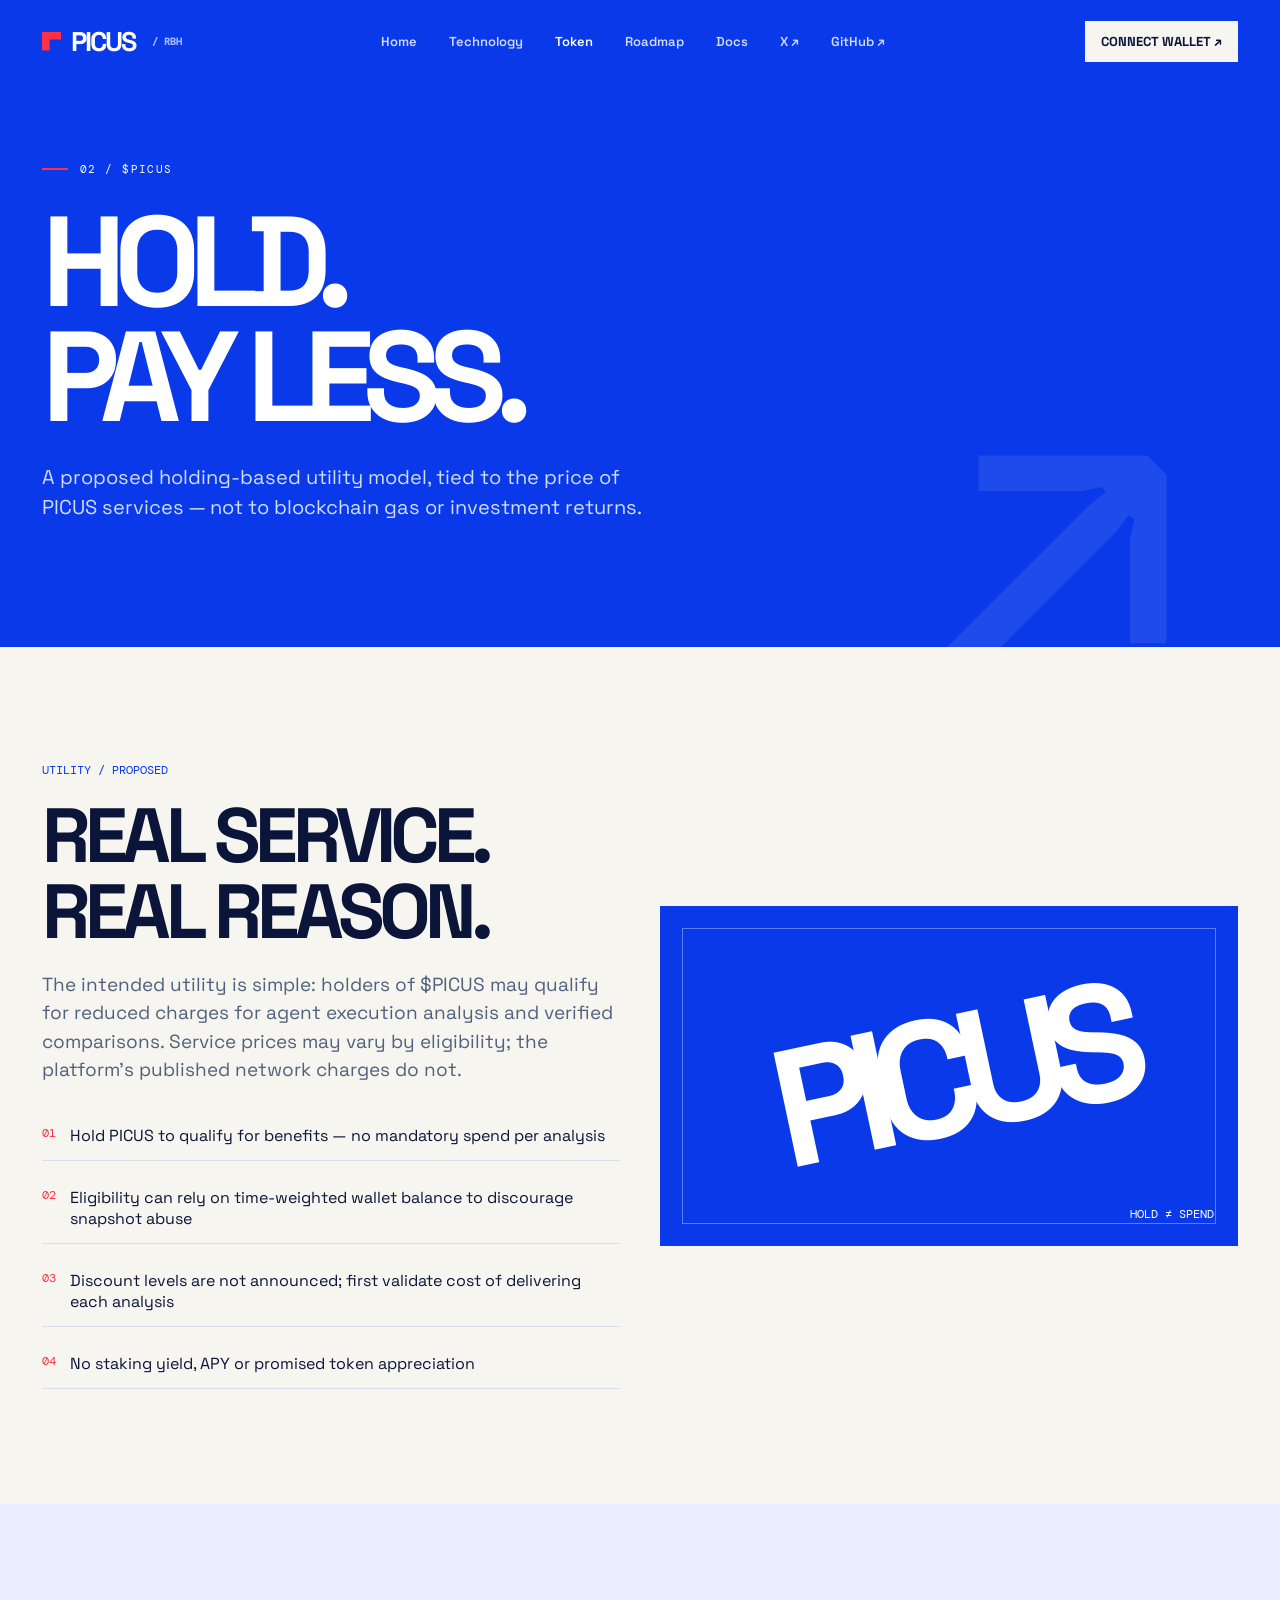
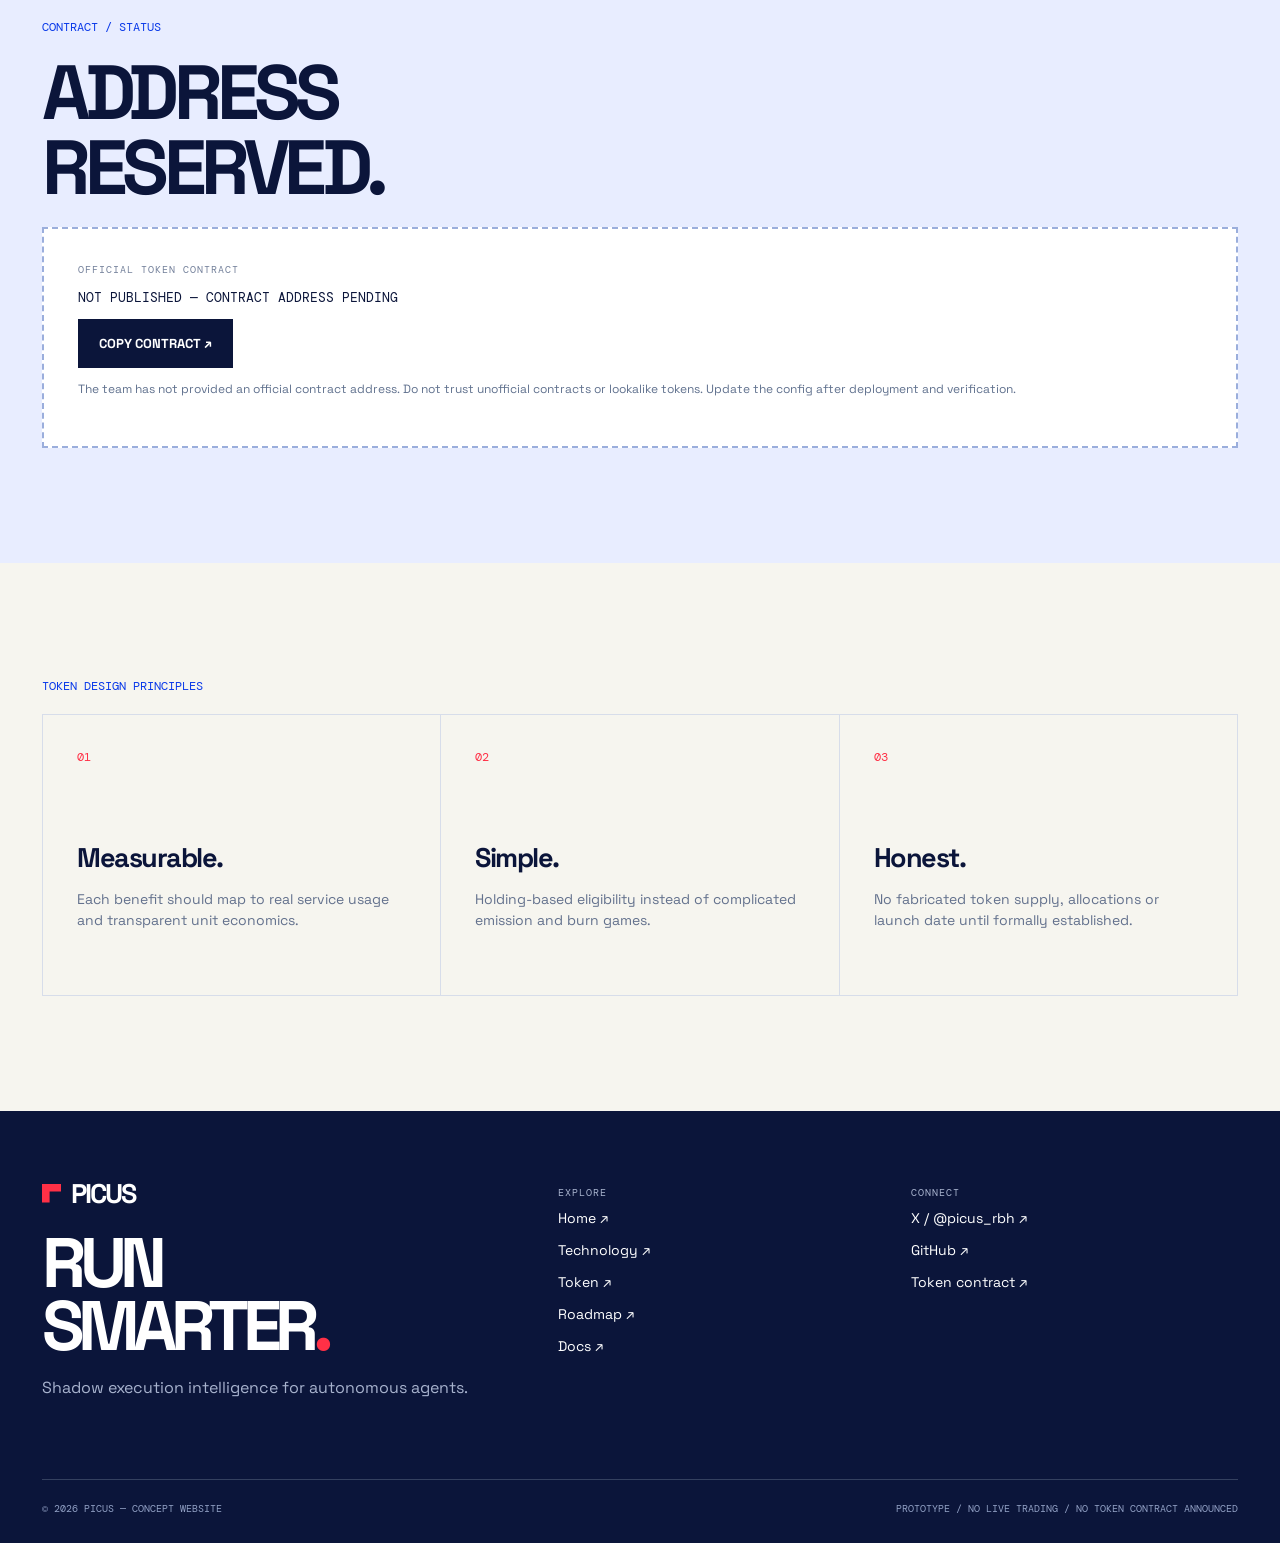
<file: site/token.html>
<!DOCTYPE html><html lang="en"><head><meta charset="utf-8"><meta name="viewport" content="width=device-width,initial-scale=1"><meta name="theme-color" content="#0939e9"><meta name="description" content="PICUS token utility, contract placeholder and holding-based benefits."><title>Token — PICUS</title><link rel="stylesheet" href="assets/styles.css"></head><body><div id="header"></div><main><section class="page-intro"><div class="shell"><div class="eyebrow">02 / $PICUS</div><h1>HOLD.<br>PAY LESS.</h1><p>A proposed holding-based utility model, tied to the price of PICUS services — not to blockchain gas or investment returns.</p></div></section><section class="section"><div class="shell token-block"><div class="reveal"><div class="section-kicker">UTILITY / PROPOSED</div><h2 class="section-title">REAL SERVICE.<br>REAL REASON.</h2><p class="section-lead">The intended utility is simple: holders of $PICUS may qualify for reduced charges for agent execution analysis and verified comparisons. Service prices may vary by eligibility; the platform’s published network charges do not.</p><div class="token-points"><div class="token-point"><b>01</b><span>Hold PICUS to qualify for benefits — no mandatory spend per analysis</span></div><div class="token-point"><b>02</b><span>Eligibility can rely on time-weighted wallet balance to discourage snapshot abuse</span></div><div class="token-point"><b>03</b><span>Discount levels are not announced; first validate cost of delivering each analysis</span></div><div class="token-point"><b>04</b><span>No staking yield, APY or promised token appreciation</span></div></div></div><div class="token-graphic reveal"><b>PICUS</b></div></div></section><section class="section" id="contract" style="background:#e8edff"><div class="shell"><div class="section-kicker">CONTRACT / STATUS</div><h2 class="section-title">ADDRESS<br>RESERVED.</h2><div class="contract-box"><div class="caps muted">OFFICIAL TOKEN CONTRACT</div><p class="address" id="contractAddress">NOT PUBLISHED — CONTRACT ADDRESS PENDING</p><button id="copyContract" class="btn btn-dark">COPY CONTRACT ↗</button><p style="font-size:12px;line-height:1.6;color:#60718e">The team has not provided an official contract address. Do not trust unofficial contracts or lookalike tokens. Update the config after deployment and verification.</p></div></div></section><section class="section"><div class="shell"><div class="section-kicker">TOKEN DESIGN PRINCIPLES</div><div class="grid3"><article class="tile"><div class="num">01</div><h3>Measurable.</h3><p>Each benefit should map to real service usage and transparent unit economics.</p></article><article class="tile"><div class="num">02</div><h3>Simple.</h3><p>Holding-based eligibility instead of complicated emission and burn games.</p></article><article class="tile"><div class="num">03</div><h3>Honest.</h3><p>No fabricated token supply, allocations or launch date until formally established.</p></article></div></div></section></main><div id="footer"></div><script src="assets/site.js"></script></body></html>
</file>
<file: site/assets/styles.css>
@import url('https://fonts.googleapis.com/css2?family=DM+Mono:wght@400;500&family=Space+Grotesk:wght@400;500;600;700&display=swap');
:root{--blue:#0939e9;--bright:#174bff;--red:#ff3046;--paper:#f6f5ef;--ink:#0b153a;--muted:#71809b;--line:#d9e0f1;--white:#fff;--mono:'DM Mono',monospace;--display:'Space Grotesk',Arial,sans-serif}*{box-sizing:border-box}html{scroll-behavior:smooth}body{margin:0;background:var(--paper);color:var(--ink);font-family:var(--display);overflow-x:hidden}a{color:inherit;text-decoration:none}button,input{font:inherit}button{cursor:pointer}::selection{background:var(--red);color:#fff}.shell{width:min(1380px,calc(100% - 84px));margin:auto}.nav{height:82px;display:flex;align-items:center;justify-content:space-between;gap:20px;position:relative;z-index:30}.nav-shell{background:var(--blue);color:white}.brand{font-size:27px;font-weight:700;letter-spacing:-1.9px;display:flex;gap:10px;align-items:center}.brand-mark{background:var(--red);width:19px;height:19px;clip-path:polygon(0 0,100% 0,100% 42%,40% 42%,40% 100%,0 100%)}.nav-links{display:flex;gap:32px;align-items:center}.nav-links a{font-size:13px;font-weight:600;opacity:.82;transition:opacity .2s}.nav-links a:hover,.nav-links .active{opacity:1}.top-right{display:flex;gap:10px;align-items:center}.btn{border:1px solid transparent;display:inline-flex;align-items:center;justify-content:center;gap:13px;border-radius:0;padding:15px 20px;font-size:13px;font-weight:700;transition:transform .2s,background .2s,color .2s;white-space:nowrap}.btn:hover{transform:translateY(-3px)}.btn-light{background:var(--paper);color:var(--ink)}.btn-red{background:var(--red);color:white}.btn-outline{border-color:currentColor;color:inherit;background:transparent}.btn-dark{background:var(--ink);color:white}.btn-mini{padding:11px 15px}.burger{display:none;border:0;color:white;background:transparent;font-size:25px}.wallet-tag{font:10px var(--mono);opacity:.75}.hero{background:var(--blue);color:white;position:relative;min-height:690px;isolation:isolate;overflow:hidden}.hero:before{content:'';position:absolute;inset:-20%;background:repeating-linear-gradient(90deg,transparent 0,transparent 95px,rgba(255,255,255,.055) 96px,transparent 97px);transform:rotate(-21deg);pointer-events:none;opacity:.5}.hero:after{content:'PICUS';position:absolute;right:-4%;bottom:-140px;color:rgba(255,255,255,.035);font-weight:700;font-size:38vw;letter-spacing:-.1em;line-height:1;pointer-events:none;z-index:-1}.hero-grid{min-height:600px;display:grid;grid-template-columns:1fr 1.03fr;align-items:center;gap:30px;padding:34px 0 88px}.eyebrow{font:11px var(--mono);letter-spacing:.13em;text-transform:uppercase;display:flex;gap:12px;align-items:center}.eyebrow:before{content:'';display:inline-block;width:26px;height:2px;background:var(--red)}.hero h1{font-size:clamp(64px,8vw,132px);letter-spacing:-.095em;line-height:.89;font-weight:700;margin:23px 0 26px}.hero h1 em{font-style:normal;color:#c7d3ff;display:inline-block}.hero p{font-size:clamp(17px,1.8vw,23px);line-height:1.4;max-width:510px;color:#d9e2ff;letter-spacing:-.03em}.hero-actions{display:flex;gap:10px;margin-top:35px;flex-wrap:wrap}.hero-note{font:11px var(--mono);color:#adc0ff;margin-top:22px}.stage{height:520px;position:relative;perspective:1200px}.stage:before{content:'';position:absolute;inset:10% 8%;border:1px solid rgba(255,255,255,.28);border-radius:50%;transform:rotate(-22deg)}.orb{position:absolute;border:1px solid rgba(255,255,255,.25);border-radius:50%;width:340px;height:340px;left:24%;top:15%;animation:orbit 17s linear infinite}.orb:after{content:'';position:absolute;width:11px;height:11px;background:var(--red);border-radius:50%;top:33px;left:35px}.stage-top{position:absolute;top:13px;right:30px;font:11px var(--mono);letter-spacing:.07em;color:#afc3ff}.stage-label{position:absolute;top:34px;left:0;font:11px var(--mono);letter-spacing:.08em;color:#c6d2ff}.split-core{position:absolute;left:10%;top:26%;width:27%;height:37%;background:var(--paper);color:var(--ink);display:flex;flex-direction:column;justify-content:space-between;padding:20px;transform:rotate(-8deg);box-shadow:22px 20px 0 rgba(0,0,0,.13);z-index:3}.split-core b{font-size:42px;letter-spacing:-.08em;line-height:1}.split-core small{font:10px var(--mono)}.split-core:after{content:'';position:absolute;width:75px;height:5px;background:var(--red);bottom:25px}.compare-card{position:absolute;width:61%;min-height:144px;padding:20px 22px;right:0;background:var(--paper);color:var(--ink);box-shadow:22px 24px 0 rgba(0,0,0,.12);transform:rotate(4deg);transition:transform .4s}.compare-card:hover{transform:rotate(0) translateX(-8px)}.compare-card.a{top:21%;z-index:2}.compare-card.b{top:55%;z-index:1;right:5%;transform:rotate(-6deg)}.compare-card.b:hover{transform:rotate(0)}.compare-card .card-top{display:flex;justify-content:space-between;font:11px var(--mono);letter-spacing:.05em}.compare-card strong{font-size:43px;letter-spacing:-.07em;line-height:1.2}.compare-card .foot{display:flex;justify-content:space-between;align-items:center;font:11px var(--mono);color:#60708d;border-top:1px solid #c8d1e1;padding-top:12px;margin-top:8px}.compare-card.a strong{color:var(--blue)}.compare-card.b strong{color:var(--red)}.stamp{position:absolute;right:1%;bottom:4%;background:var(--red);padding:13px 17px;transform:rotate(-9deg);font:12px var(--mono);z-index:3}.ticker-strip{background:var(--ink);color:white;display:flex;overflow:hidden;white-space:nowrap;padding:14px 0;font:11px var(--mono);gap:54px}.ticker-content{display:flex;gap:56px;animation:marquee 28s linear infinite}.ticker-content span:before{content:'✳';color:var(--red);margin-right:20px}.section{padding:115px 0}.section-kicker{font:12px var(--mono);color:var(--blue);margin-bottom:20px}.section-title{font-size:clamp(47px,6vw,91px);line-height:.98;letter-spacing:-.075em;font-weight:700;margin:0 0 22px}.section-lead{font-size:19px;color:#52617d;line-height:1.5;max-width:660px}.section-head{display:flex;justify-content:space-between;align-items:end;gap:25px;margin-bottom:44px}.section-head .section-lead{max-width:460px}.blue-section{background:var(--blue);color:white}.blue-section .section-kicker{color:#a8bbff}.blue-section .section-lead{color:#cbd8ff}.grid3{display:grid;grid-template-columns:repeat(3,1fr);gap:1px;background:#d7ddea;border:1px solid #d7ddea}.tile{background:var(--paper);padding:34px;min-height:280px;transition:background .2s}.tile:hover{background:#fff}.tile .num{font:12px var(--mono);color:var(--red)}.tile h3{font-size:27px;letter-spacing:-.055em;margin:75px 0 12px}.tile p{font-size:14px;line-height:1.55;color:#63718d}.demo{display:grid;grid-template-columns:.82fr 1.18fr;gap:55px;align-items:center}.demo-panel{background:#fff;color:var(--ink);border:2px solid var(--ink);box-shadow:14px 14px 0 var(--red);padding:28px;min-height:420px}.demo-bar{display:flex;justify-content:space-between;align-items:center;border-bottom:1px solid var(--line);padding-bottom:20px;gap:20px}.mono{font-family:var(--mono)}.tiny{font:11px var(--mono)}.test-pill{padding:8px 10px;background:#e6edff;color:#174bff;font:10px var(--mono)}.scenario-tabs{display:flex;gap:8px;flex-wrap:wrap;margin:25px 0}.scenario-tabs button{border:1px solid #cad4eb;background:white;padding:10px 12px;color:#2e3c59;font-size:12px;font-weight:700}.scenario-tabs button.selected{background:var(--blue);border-color:var(--blue);color:white}.meters{display:grid;grid-template-columns:1fr 1fr;gap:18px}.meter-card{border:1px solid #dde3f0;padding:19px}.meter-card span{font:10px var(--mono);color:#667494}.meter-card strong{font-size:40px;letter-spacing:-.065em;display:block;margin:15px 0 2px}.meter-card.optimized{background:#f1f4ff;border-color:var(--blue)}.meter-card.optimized strong{color:var(--blue)}.bartrack{height:10px;background:#e2e8f4;margin-top:16px;overflow:hidden}.barfill{height:100%;background:var(--red);transition:width .6s}.optimized .barfill{background:var(--blue)}.result-line{display:flex;justify-content:space-between;gap:12px;align-items:center;border-top:1px solid var(--line);margin-top:20px;padding-top:20px}.result-line strong{font-size:27px;color:var(--blue)}.result-label{font:10px var(--mono);color:#64728c}.use-grid{display:grid;grid-template-columns:1fr 1fr;gap:24px}.feature-card{padding:40px;border:1px solid rgba(255,255,255,.27);min-height:270px;position:relative;overflow:hidden}.feature-card .index{font:12px var(--mono);color:#9cb3ff}.feature-card h3{font-size:35px;letter-spacing:-.07em;margin:55px 0 10px}.feature-card p{color:#c6d3ff;line-height:1.55;max-width:440px}.feature-card:after{content:'↗';position:absolute;right:30px;top:18px;color:var(--red);font-size:38px}.token-block{display:grid;grid-template-columns:1fr 1fr;gap:40px;align-items:center}.token-graphic{min-height:340px;background:var(--blue);display:grid;place-items:center;position:relative;overflow:hidden;color:white}.token-graphic b{font-size:clamp(80px,13vw,170px);letter-spacing:-.13em;transform:rotate(-12deg)}.token-graphic:after{content:'HOLD ≠ SPEND';font:12px var(--mono);position:absolute;bottom:24px;right:24px}.token-graphic:before{content:'';position:absolute;inset:22px;border:1px solid rgba(255,255,255,.35)}.token-points{display:grid;gap:12px;margin-top:26px}.token-point{border-bottom:1px solid #d8deeb;padding:14px 0;display:flex;gap:14px;align-items:start}.token-point b{color:var(--red);font:12px var(--mono)}.footer{background:var(--ink);color:white;padding:65px 0 28px}.footer-top{display:grid;grid-template-columns:1.2fr .8fr .8fr;gap:25px;padding-bottom:65px}.footer h2{font-size:70px;letter-spacing:-.09em;line-height:.9;margin:20px 0}.footer p{color:#a8b3ce}.footer-links{display:flex;flex-direction:column;gap:14px;font-size:14px}.footer-links a:hover{color:#90a9ff}.footer-bottom{border-top:1px solid #34405f;display:flex;justify-content:space-between;padding-top:22px;font:10px var(--mono);color:#91a0c4;gap:20px}.page-intro{background:var(--blue);color:white;padding:80px 0 105px;position:relative;overflow:hidden}.page-intro:after{content:'↗';position:absolute;right:6%;bottom:-130px;font-size:500px;opacity:.09;line-height:1}.page-intro h1{font-size:clamp(68px,10vw,155px);letter-spacing:-.095em;line-height:.9;margin:28px 0}.page-intro p{font-size:20px;max-width:630px;line-height:1.5;color:#d0ddff}.content-block{max-width:850px}.content-block h2{font-size:48px;letter-spacing:-.06em;margin:60px 0 12px}.content-block p{color:#5b6a85;font-size:17px;line-height:1.65}.codebox{background:#0e1837;color:#dce6ff;padding:25px;overflow:auto;font:13px/1.8 var(--mono);margin:22px 0}.codebox .comment{color:#8799c0}.roadmap{display:grid;grid-template-columns:repeat(2,1fr);gap:18px}.phase{border:1px solid #cbd3e3;padding:33px;background:white;min-height:260px}.phase h3{font-size:32px;letter-spacing:-.06em;margin:28px 0 13px}.phase ul{line-height:2;color:#54627b;padding-left:20px}.phase-label{font:11px var(--mono);color:var(--blue)}.phase .status{font:11px var(--mono);background:#edf0ff;color:var(--blue);padding:6px 10px}.notice{padding:24px;border-left:5px solid var(--red);background:#e9eeff;color:#233b83;font-size:14px;line-height:1.7}.contract-box{border:2px dashed #9baedc;padding:34px;background:white}.contract-box .address{font:13px var(--mono);overflow-wrap:anywhere}.contact-row{display:flex;gap:12px;flex-wrap:wrap;margin-top:22px}.reveal{opacity:0;transform:translateY(28px);transition:opacity .7s,transform .7s}.reveal.visible{opacity:1;transform:translateY(0)}.toast{position:fixed;right:24px;bottom:24px;z-index:60;padding:15px 19px;background:var(--ink);color:#fff;box-shadow:8px 8px 0 var(--red);font:12px var(--mono);max-width:380px;display:none}.toast.open{display:block}.menu-open{display:flex!important}.mini-label{font:10px var(--mono);letter-spacing:.08em}.social-link{display:inline-flex;align-items:center;gap:8px}.social-link:after{content:'↗';color:var(--red)}.faq{border-top:1px solid #cbd3e3}.faq details{border-bottom:1px solid #cbd3e3;padding:22px 0}.faq summary{cursor:pointer;font-size:20px;font-weight:700;letter-spacing:-.03em}.faq p{color:#62718b;line-height:1.6;max-width:850px}.steps{display:grid;grid-template-columns:repeat(3,1fr);gap:18px}.step{background:white;border:1px solid #d6deed;padding:28px}.step b{font:12px var(--mono);color:var(--red)}.step h3{font-size:27px;letter-spacing:-.06em}.step p{font-size:14px;line-height:1.6;color:#67758c}.kbd{display:inline-block;padding:4px 8px;border:1px solid #c8d1e2;font:10px var(--mono)}.mock-input{height:45px;padding:12px 15px;border:1px solid #bac8e4;background:white;width:100%;outline:0}.mock-input:focus{border-color:var(--blue)}.muted{color:#74819b}.caps{font:10px var(--mono);letter-spacing:.1em}.mobile-hide{display:block}@keyframes marquee{to{transform:translateX(-50%)}}@keyframes orbit{to{transform:rotate(360deg)}}@media(max-width:980px){.nav-links{display:none;position:absolute;top:70px;left:0;right:0;background:var(--ink);padding:25px;flex-direction:column;align-items:flex-start}.burger{display:block}.hero-grid{grid-template-columns:1fr}.stage{height:470px}.section{padding:80px 0}.demo,.token-block{grid-template-columns:1fr}.footer-top{grid-template-columns:1fr 1fr}.section-head{display:block}.section-head .section-lead{margin-top:18px}}@media(max-width:640px){.shell{width:calc(100% - 36px)}.nav{height:68px}.brand{font-size:24px}.top-right .btn{padding:10px;font-size:10px}.hero-grid{padding:30px 0 65px}.hero h1{font-size:clamp(62px,17vw,95px)}.hero p{font-size:18px}.stage{height:360px;margin-top:10px}.orb{width:230px;height:230px}.compare-card{width:67%;min-height:116px;padding:14px}.compare-card strong{font-size:27px}.compare-card.a{top:15%}.compare-card.b{top:52%}.split-core{width:31%;height:34%;padding:12px;top:28%;left:1%}.split-core b{font-size:26px}.stamp{bottom:0}.grid3,.use-grid,.roadmap,.steps{grid-template-columns:1fr}.tile{min-height:230px}.tile h3{margin-top:40px}.section-title{font-size:54px}.meters{gap:8px}.meter-card{padding:14px}.meter-card strong{font-size:30px}.demo-panel{padding:16px}.footer-top{grid-template-columns:1fr}.footer h2{font-size:56px}.footer-bottom{flex-direction:column}.page-intro{padding:65px 0}.page-intro h1{font-size:68px}.mobile-hide{display:none}}
@media(prefers-reduced-motion:reduce){*,*:before,*:after{animation-duration:.01ms!important;transition-duration:.01ms!important;scroll-behavior:auto!important}.reveal{opacity:1;transform:none}}


/* PICUS motion refinement v2: smooth, continuous, low-motion */
.ticker-strip{padding:0;overflow:hidden;white-space:nowrap;gap:0;min-height:50px;display:flex;align-items:center;background:#0b153a}
.ticker-track{display:flex;width:max-content;flex:0 0 auto;animation:picus-ticker 62s linear infinite;will-change:transform}
.ticker-group{display:flex;align-items:center;gap:0;flex:0 0 auto}
.ticker-group span{display:inline-flex;align-items:center;flex:0 0 auto;padding:0 37px;font:11px var(--mono);letter-spacing:.035em}
.ticker-group span::before{content:'✳';color:var(--red);margin-right:18px}
.ticker-strip:hover .ticker-track{animation-play-state:paused}
@keyframes picus-ticker{from{transform:translate3d(0,0,0)}to{transform:translate3d(-50%,0,0)}}
/* A stable hero composition: no orbiting line or competing rotations */
.stage{perspective:none;isolation:isolate}
.stage:before{inset:9% 9%;border:1px solid rgba(255,255,255,.13);transform:rotate(-16deg)}
.orb{width:320px;height:320px;left:23%;top:16%;border-color:rgba(255,255,255,.14);animation:none;transform:rotate(-25deg)}
.orb:after{width:8px;height:8px;box-shadow:0 0 0 5px rgba(255,48,70,.12)}
.split-core{transform:rotate(-5deg);box-shadow:15px 17px 0 rgba(0,0,0,.12);animation:picus-core-in .9s cubic-bezier(.2,.7,.2,1) both}
.compare-card{transform:rotate(2deg);box-shadow:16px 19px 0 rgba(0,0,0,.12);transition:transform .45s cubic-bezier(.2,.7,.2,1),box-shadow .45s;animation:picus-card-in .9s cubic-bezier(.2,.7,.2,1) both}
.compare-card.a{animation-delay:.18s;border-left:6px solid #ff3046;z-index:2}
.compare-card.b{transform:rotate(-3deg);animation-delay:.32s;z-index:1}
.compare-card:hover{transform:rotate(0) translateY(-5px);box-shadow:17px 23px 0 rgba(0,0,0,.14)}
.compare-card.b:hover{transform:rotate(0) translateY(-5px)}
.stamp{animation:picus-stamp-in .65s .65s cubic-bezier(.2,.7,.2,1) both}
@keyframes picus-core-in{from{opacity:0;transform:translateY(22px) rotate(-5deg)}to{opacity:1;transform:translateY(0) rotate(-5deg)}}
@keyframes picus-card-in{from{opacity:0;translate:0 25px}to{opacity:1;translate:0 0}}
@keyframes picus-stamp-in{from{opacity:0;scale:.94}to{opacity:1;scale:1}}
@media(max-width:640px){.ticker-strip{min-height:46px}.ticker-group span{padding:0 24px}.stage{height:360px}.orb{width:230px;height:230px;left:20%;top:14%}}
@media(prefers-reduced-motion:reduce){.ticker-track,.split-core,.compare-card,.stamp{animation:none!important}.ticker-track{transform:none!important}.compare-card{translate:none!important}}
</file>
